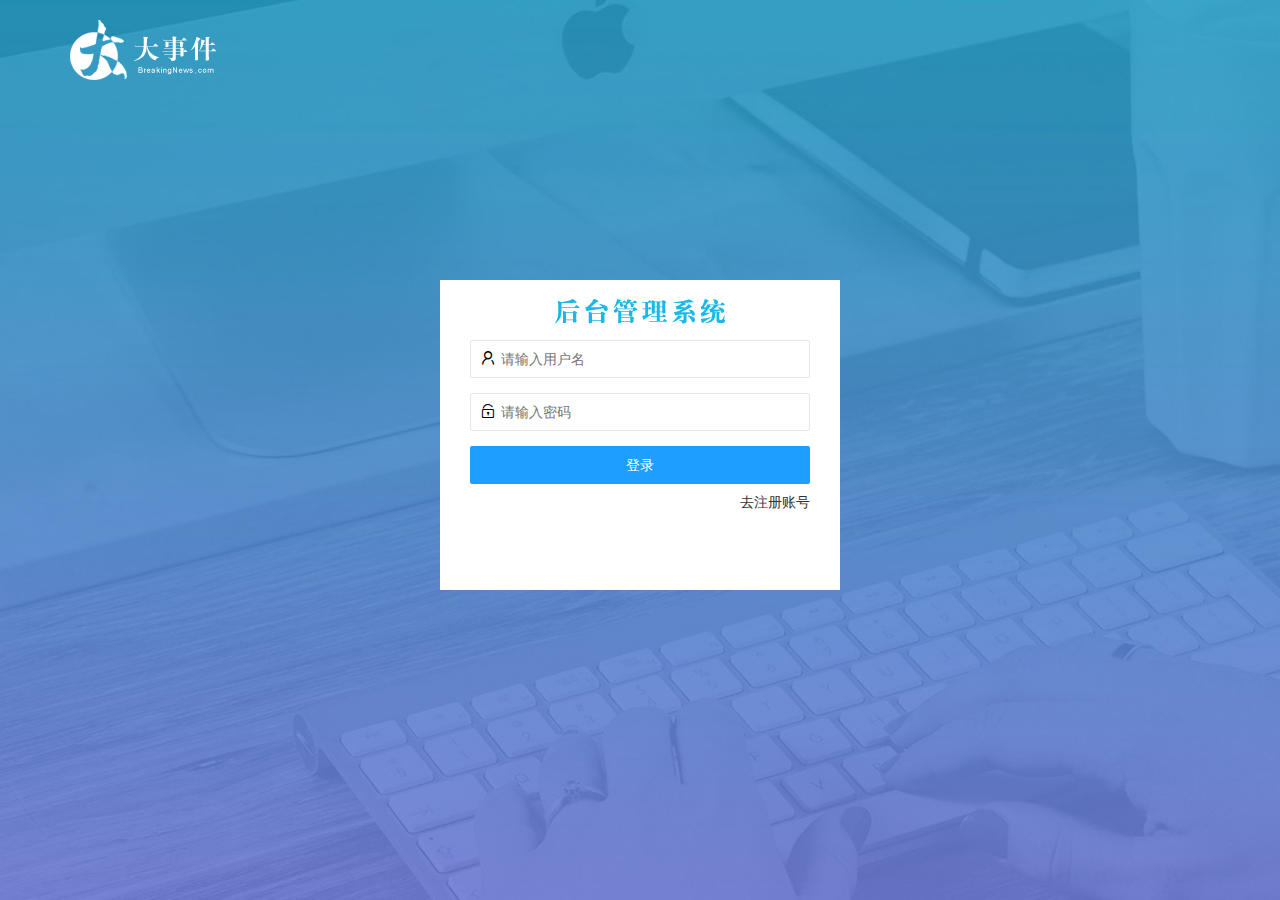
<file: index.html>
<!DOCTYPE html>
<html>
<head>
  <meta charset="utf-8">
  <meta name="viewport" content="width=device-width, initial-scale=1, maximum-scale=1">
  <title>首页</title>
  <link rel="stylesheet" type="text/css" href="./assets/lib/layui/css/layui.css">
  <link rel="stylesheet" type="text/css" href="./assets/css/index.css">
  <link rel="stylesheet" href="./assets/lib/nprogress/nprogress.css">
  <link rel="stylesheet" type="text/css" href="./assets/fonts/iconfont.css">
</head>
<body class="layui-layout-body">
<div class="layui-layout layui-layout-admin">
  <!-- 顶部导航栏 -->
  <div class="layui-header">
    <!-- 导航栏Logo区域 -->
    <div class="layui-logo">
      <img src="./assets/images/logo.png">
    </div>
    <!-- 导航栏右侧菜单区域 -->
    <ul class="layui-nav layui-layout-right">
      <li class="layui-nav-item">
        <a href="javascript:;" class="welcome">
          <div>Y</div>
          <!-- <img src="http://t.cn/RCzsdCq" class="layui-nav-img"> -->
          <span><span id="nav-username"></span></span>
        </a>
        <dl class="layui-nav-child">
          <dd><a href="./user/repwd.html" target="repwd">基本资料</a></dd>
          <dd><a href="./user/setavatar.html" target="repwd">更换头像</a></dd>
          <dd><a href="./user/userinfo.html" target="repwd" >重置密码</a></dd>
        </dl>
      </li>
      <li class="layui-nav-item">
        <a href="JavaScript:;" id="logout-btn"><span class="iconfont icon-tuichu"></span>退出</a>
      </li>
    </ul>
  </div>
  <!-- 左侧菜单区 -->
  <div class="layui-side layui-bg-black">
    <div class="layui-side-scroll">
      <!-- 顶部欢迎语 -->
      <a href="javascript:;" class="welcome">
        <div>Y</div>
        <!-- <img src="http://t.cn/RCzsdCq" class="layui-nav-img"> -->
        <span>欢迎 <span id="welcome-username"></span> </span>
      </a>
      <!-- 左侧导航区域（可配合layui已有的垂直导航） -->
      <ul class="layui-nav layui-nav-tree" lay-shrink='all'  lay-filter="test">
        <li class="layui-nav-item layui-this"><a href=""><span class="iconfont icon-home"></span>首页</a></li>
        <li class="layui-nav-item layui-nav-itemed">
          <a class="" href="javascript:;"><span class="iconfont icon-16"></span>文章管理</a>
          <dl class="layui-nav-child article">
            <dd><a href="javascript:;"><i class="layui-icon layui-icon-app"></i>文章类别</a></dd>
            <dd><a href="javascript:;"><i class="layui-icon layui-icon-app"></i>文章列表</a></dd>
            <dd><a href="javascript:;"><i class="layui-icon layui-icon-app"></i>发表文章</a></dd>
          </dl>
        </li>
        <li class="layui-nav-item center">
          <a href="javascript:;"><span class="iconfont icon-user"></span>个人中心</a>
          <dl class="layui-nav-child">
            <dd><a href="javascript:;"><i class="layui-icon layui-icon-app"></i>基本资料</a></dd>
            <dd><a href="./user/setavatar.html" target="repwd"><i class="layui-icon layui-icon-app"></i>更换头像</a></dd>
            <dd><a href="./user/userinfo.html" target="repwd" ><i class="layui-icon layui-icon-app"></i>修改密码</a></dd>
          </dl>
        </li>
      </ul>
    </div>
  </div>
  <!-- 右侧内容区 -->
  <div class="layui-body">
    <!-- 内容主体区域 -->
    <div style="height: 100%;">
      <iframe src="./home/dashboard.html" id="iframe" name="repwd" ></iframe>
    </div>
  </div>
  <!-- 右侧底部的Footer -->
  <div class="layui-footer">
    <!-- 底部固定区域 -->
    © www.itheima.com - 黑马程序员
  </div>
</div>
<script type="text/javascript" src="./assets/lib/jquery.js"></script>
<script src="./assets/js/common.js"></script>
<script type="text/javascript" src="./assets/lib/layui/layui.all.js"></script>
<script type="text/javascript" src="./assets/js/index.js"></script>
<script src="./assets/lib/nprogress/nprogress.js"></script>
</body>
</html>
</file>
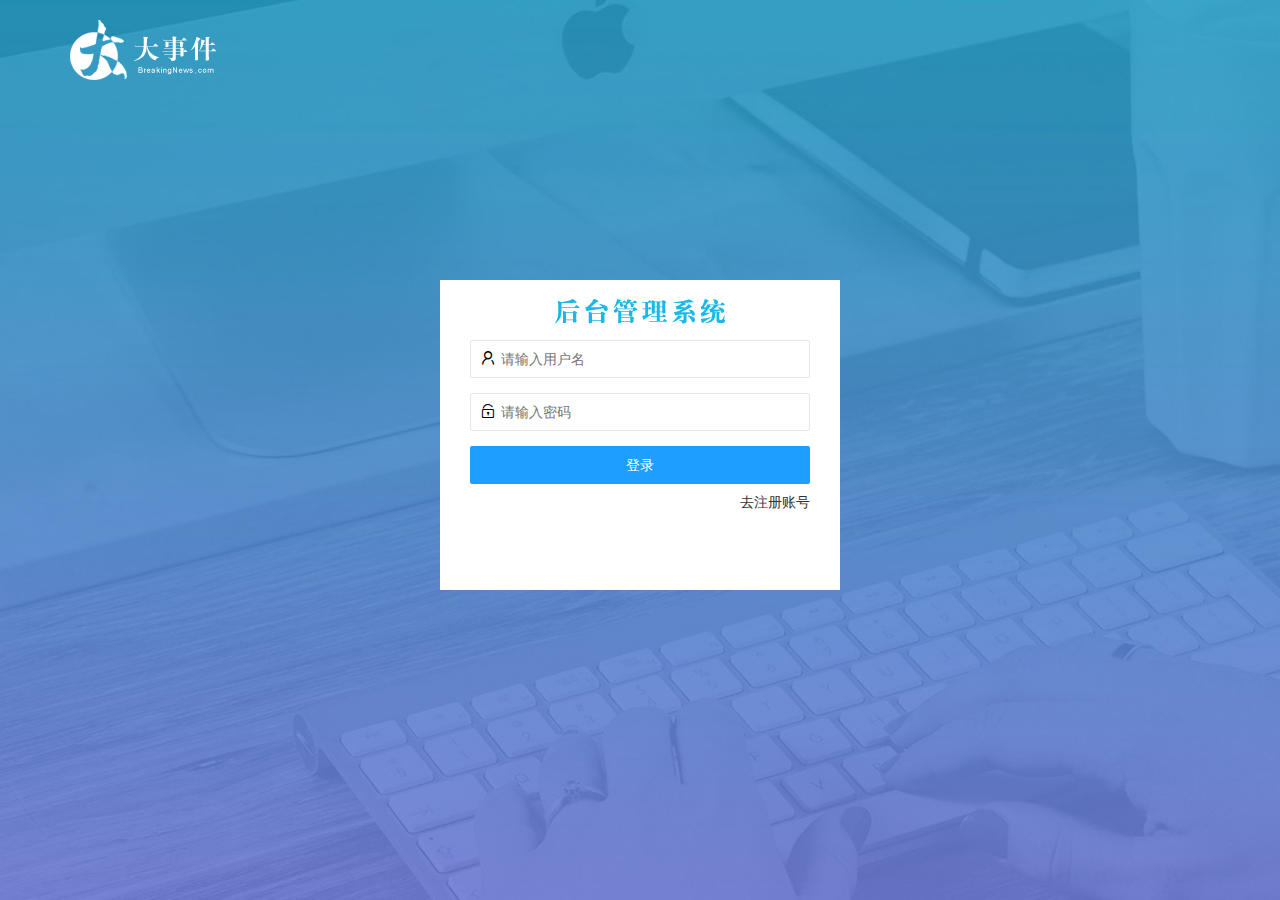
<file: login.html>
<!DOCTYPE html>
<html lang="en">

<head>
    <meta charset="UTF-8">
    <meta name="viewport" content="width=device-width, initial-scale=1.0">
    <title>登录页</title>
    <!-- 导入Layui样式文件 -->
    <link rel="stylesheet" href="./assets/lib/layui/css/layui.css">
    <!-- 导入css样式 -->
    <link rel="stylesheet" href="./assets/css/login.css">
</head>

<body>
    <!-- 顶部logo -->
    <div class="layui-container header">
        <img src="./assets/images/logo.png">
    </div>
    <!-- 登录表单部分 -->
    <div class="form-1">
        <!-- 表单标题 -->
        <div class="title">
            <img src="./assets/images/login_title.png" alt="">
        </div>
        <!-- 表单区域 -->
        <form class="layui-form" id="form-reg" >
            <!-- 用户名输入框 -->
            <div class="layui-form-item">
                <i class="layui-icon layui-icon-username fonts" ></i>  
                <input type="text" name="username"      
                 lay-verify="required|uname" placeholder="请输入用户名" autocomplete="off"
                    class="layui-input username">
            </div>
            <!-- 密码输入框 -->
            <div class="layui-form-item">
                <i class="layui-icon layui-icon-password fonts" ></i> 
                <input type="password" name="password"  lay-verify="required|pwd" placeholder="请输入密码" autocomplete="off"
                    class="layui-input password">
            </div>
            <!-- 登录按钮 -->
            <!-- lay-submit 属性控制表单提交-->
            <button  lay-submit class="layui-btn layui-btn-normal layui-btn-fluid" lay-filter="formDemo" id="btn1">登录</button>
            <!-- 注册链接 -->
            <div class="links">
                <a href="" id="link-1">去注册账号</a>
            </div>
        </form>
    </div>
    <!-- 注册表单部分 -->
    <div class="form-2">
          <!-- 表单标题 -->
        <div class="title">
            <img src="./assets/images/login_title.png" alt="">
        </div>
        <form class="layui-form" id="form-reg2" >
            <!-- 用户名 -->
            <div class="layui-form-item">
                <i class="layui-icon layui-icon-username fonts" ></i>  
                <input type="text" name="username"      
                 lay-verify="required|" placeholder="请输入用户名" autocomplete="off"
                    class="layui-input uname">
            </div>
            <!-- 密码 -->
            <div class="layui-form-item">
                <i class="layui-icon layui-icon-password fonts" ></i> 
                <input type="password" name="password"  lay-verify="required|pwd" placeholder="请输入密码" autocomplete="off"
                    class="layui-input pwod">
            </div>
            <!-- 密码 -->
            <div class="layui-form-item">
                <i class="layui-icon layui-icon-password fonts" ></i> 
                
                <input type="password" lay-verify="required|same|pwd" placeholder="确认密码" autocomplete="off"
                    class="layui-input pwod">
            </div>
            <!-- 登录按钮 -->
            <!-- lay-submit 属性控制表单提交-->
            <button  lay-submit class="layui-btn layui-btn-normal layui-btn-fluid" lay-filter="formDemo">注册</button>
            <!-- 去登录 -->
                <div class="links">
                    <a href="" id="link-2">已有账号，去登录</a>
                </div>
        </form>

    </div>
   
    <script src="./assets/lib/jquery.js"></script>
    <script src="./assets/js/common.js"></script>
    <script src="./assets/lib/layui/layui.all.js"></script>
    <script src="./assets/js/login.js"></script>
</body>

</html>
</file>
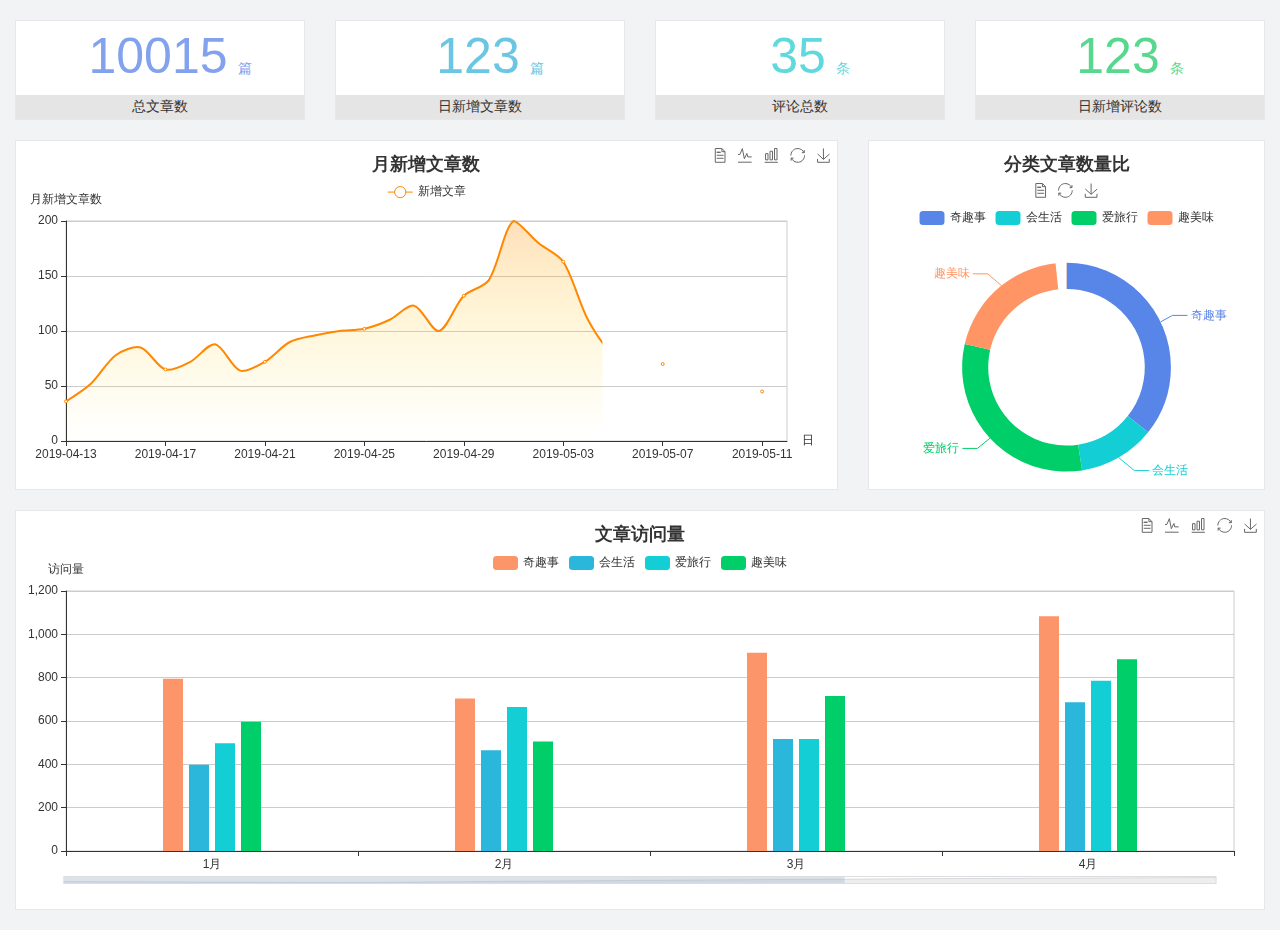
<file: home/dashboard.html>
<!DOCTYPE html>
<html lang="en">

<head>
  <meta charset="UTF-8">
  <meta name="viewport" content="width=device-width, initial-scale=1.0">
  <meta http-equiv="X-UA-Compatible" content="ie=edge">
  <title>图表统计</title>
  <link rel="stylesheet" href="../assets/lib/bootstrap.css" />
  <link rel="stylesheet" href="../assets/lib/main.css" />
  <script src="../assets/lib/jquery.js"></script>
  <script type="text/javascript" src="../assets/lib/echarts.min.js"></script>
</head>

<body>
  <div class="container-fluid">
    <div class="row spannel_list">
      <div class="col-sm-3 col-xs-6">
        <div class="spannel">
          <em>10015</em><span>篇</span>
          <b>总文章数</b>
        </div>
      </div>
      <div class="col-sm-3 col-xs-6">
        <div class="spannel scolor01">
          <em>123</em><span>篇</span>
          <b>日新增文章数</b>
        </div>
      </div>
      <div class="col-sm-3 col-xs-6">
        <div class="spannel scolor02">
          <em>35</em><span>条</span>
          <b>评论总数</b>
        </div>
      </div>
      <div class="col-sm-3 col-xs-6">
        <div class="spannel scolor03">
          <em>123</em><span>条</span>
          <b>日新增评论数</b>
        </div>
      </div>
    </div>
  </div>

  <div class="container-fluid">
    <div class="row curve-pie">
      <div class="col-lg-8 col-md-8">
        <div class="gragh_pannel" id="curve_show"></div>
      </div>
      <div class="col-lg-4 col-md-4">
        <div class="gragh_pannel" id="pie_show"></div>
      </div>
    </div>
  </div>

  <div class="container-fluid">
    <div class="column_pannel" id="column_show"></div>
  </div>

  <script>
    var oChart = echarts.init(document.getElementById('curve_show'));
    var aList_all = [
      { 'count': 36, 'date': '2019-04-13' },
      { 'count': 52, 'date': '2019-04-14' },
      { 'count': 78, 'date': '2019-04-15' },
      { 'count': 85, 'date': '2019-04-16' },
      { 'count': 65, 'date': '2019-04-17' },
      { 'count': 72, 'date': '2019-04-18' },
      { 'count': 88, 'date': '2019-04-19' },
      { 'count': 64, 'date': '2019-04-20' },
      { 'count': 72, 'date': '2019-04-21' },
      { 'count': 90, 'date': '2019-04-22' },
      { 'count': 96, 'date': '2019-04-23' },
      { 'count': 100, 'date': '2019-04-24' },
      { 'count': 102, 'date': '2019-04-25' },
      { 'count': 110, 'date': '2019-04-26' },
      { 'count': 123, 'date': '2019-04-27' },
      { 'count': 100, 'date': '2019-04-28' },
      { 'count': 132, 'date': '2019-04-29' },
      { 'count': 146, 'date': '2019-04-30' },
      { 'count': 200, 'date': '2019-05-01' },
      { 'count': 180, 'date': '2019-05-02' },
      { 'count': 163, 'date': '2019-05-03' },
      { 'count': 110, 'date': '2019-05-04' },
      { 'count': 80, 'date': '2019-05-05' },
      { 'count': 82, 'date': '2019-05-06' },
      { 'count': 70, 'date': '2019-05-07' },
      { 'count': 65, 'date': '2019-05-08' },
      { 'count': 54, 'date': '2019-05-09' },
      { 'count': 40, 'date': '2019-05-10' },
      { 'count': 45, 'date': '2019-05-11' },
      { 'count': 38, 'date': '2019-05-12' },
    ];

    let aCount = [];
    let aDate = [];

    for (var i = 0; i < aList_all.length; i++) {
      aCount.push(aList_all[i].count);
      aDate.push(aList_all[i].date);
    }

    var chartopt = {
      title: {
        text: '月新增文章数',
        left: 'center',
        top: '10'
      },
      tooltip: {
        trigger: 'axis'
      },
      legend: {
        data: ['新增文章'],
        top: '40'
      },
      toolbox: {
        show: true,
        feature: {
          mark: { show: true },
          dataView: { show: true, readOnly: false },
          magicType: { show: true, type: ['line', 'bar'] },
          restore: { show: true },
          saveAsImage: { show: true }
        }
      },
      calculable: true,
      xAxis: [
        {
          name: '日',
          type: 'category',
          boundaryGap: false,
          data: aDate
        }
      ],
      yAxis: [
        {
          name: '月新增文章数',
          type: 'value'
        }
      ],
      series: [
        {
          name: '新增文章',
          type: 'line',
          smooth: true,
          itemStyle: { normal: { areaStyle: { type: 'default' }, color: '#f80' }, lineStyle: { color: '#f80' } },
          data: aCount
        }],
      areaStyle: {
        normal: {
          color: new echarts.graphic.LinearGradient(0, 0, 0, 1, [{
            offset: 0,
            color: 'rgba(255,136,0,0.39)'
          }, {
            offset: .34,
            color: 'rgba(255,180,0,0.25)'
          }, {
            offset: 1,
            color: 'rgba(255,222,0,0.00)'
          }])

        }
      },
      grid: {
        show: true,
        x: 50,
        x2: 50,
        y: 80,
        height: 220
      }
    };

    oChart.setOption(chartopt);


    var oPie = echarts.init(document.getElementById('pie_show'));
    var oPieopt =
    {
      title: {
        top: 10,
        text: '分类文章数量比',
        x: 'center'
      },
      tooltip: {
        trigger: 'item',
        formatter: "{a} <br/>{b} : {c} ({d}%)"
      },
      color: ['#5885e8', '#13cfd5', '#00ce68', '#ff9565'],
      legend: {
        x: 'center',
        top: 65,
        data: ['奇趣事', '会生活', '爱旅行', '趣美味']
      },
      toolbox: {
        show: true,
        x: 'center',
        top: 35,
        feature: {
          mark: { show: true },
          dataView: { show: true, readOnly: false },
          magicType: {
            show: true,
            type: ['pie', 'funnel'],
            option: {
              funnel: {
                x: '25%',
                width: '50%',
                funnelAlign: 'left',
                max: 1548
              }
            }
          },
          restore: { show: true },
          saveAsImage: { show: true }
        }
      },
      calculable: true,
      series: [
        {
          name: '访问来源',
          type: 'pie',
          radius: ['45%', '60%'],
          center: ['50%', '65%'],
          data: [
            { value: 300, name: '奇趣事' },
            { value: 100, name: '会生活' },
            { value: 260, name: '爱旅行' },
            { value: 180, name: '趣美味' }
          ]
        }
      ]
    };
    oPie.setOption(oPieopt);



    var oColumn = this.echarts.init(document.getElementById('column_show'));
    var oColumnopt =
    {
      title: {
        text: '文章访问量',
        left: 'center',
        top: '10'
      },
      tooltip: {
        trigger: 'axis'
      },
      legend: {
        data: ['奇趣事', '会生活', '爱旅行', '趣美味'],
        top: '40'
      },
      toolbox: {
        show: true,
        feature: {
          mark: { show: true },
          dataView: { show: true, readOnly: false },
          magicType: { show: true, type: ['line', 'bar'] },
          restore: { show: true },
          saveAsImage: { show: true }
        }
      },
      calculable: true,
      xAxis: [
        {
          type: 'category',
          data: ['1月', '2月', '3月', '4月', '5月']
        }
      ],
      yAxis: [
        {
          name: '访问量',
          type: 'value'
        }
      ],
      series: [
        {
          name: '奇趣事',
          type: 'bar',
          barWidth: 20,
          itemStyle: {
            normal: { areaStyle: { type: 'default' }, color: '#fd956a' }
          },
          data: [800, 708, 920, 1090, 1200]
        },
        {
          name: '会生活',
          type: 'bar',
          barWidth: 20,
          itemStyle: {
            normal: { areaStyle: { type: 'default' }, color: '#2bb6db' }
          },
          data: [400, 468, 520, 690, 800]
        },
        {
          name: '爱旅行',
          type: 'bar',
          barWidth: 20,
          itemStyle: {
            normal: { areaStyle: { type: 'default' }, color: '#13cfd5' }
          },
          data: [500, 668, 520, 790, 900]
        },
        {
          name: '趣美味',
          type: 'bar',
          barWidth: 20,
          itemStyle: {
            normal: { areaStyle: { type: 'default' }, color: '#00ce68' }
          },
          data: [600, 508, 720, 890, 1000]
        }
      ],
      grid: {
        show: true,
        x: 50,
        x2: 30,
        y: 80,
        height: 260
      },
      dataZoom: [//给x轴设置滚动条
        {
          start: 0,//默认为0
          end: 100 - 1000 / 31,//默认为100
          type: 'slider',
          show: true,
          xAxisIndex: [0],
          handleSize: 0,//滑动条的 左右2个滑动条的大小
          height: 8,//组件高度
          left: 45, //左边的距离
          right: 50,//右边的距离
          bottom: 26,//右边的距离
          handleColor: '#ddd',//h滑动图标的颜色
          handleStyle: {
            borderColor: "#cacaca",
            borderWidth: "1",
            shadowBlur: 2,
            background: "#ddd",
            shadowColor: "#ddd",
          }
        }]
    };
    oColumn.setOption(oColumnopt);
  </script>
</body>

</html>
</file>
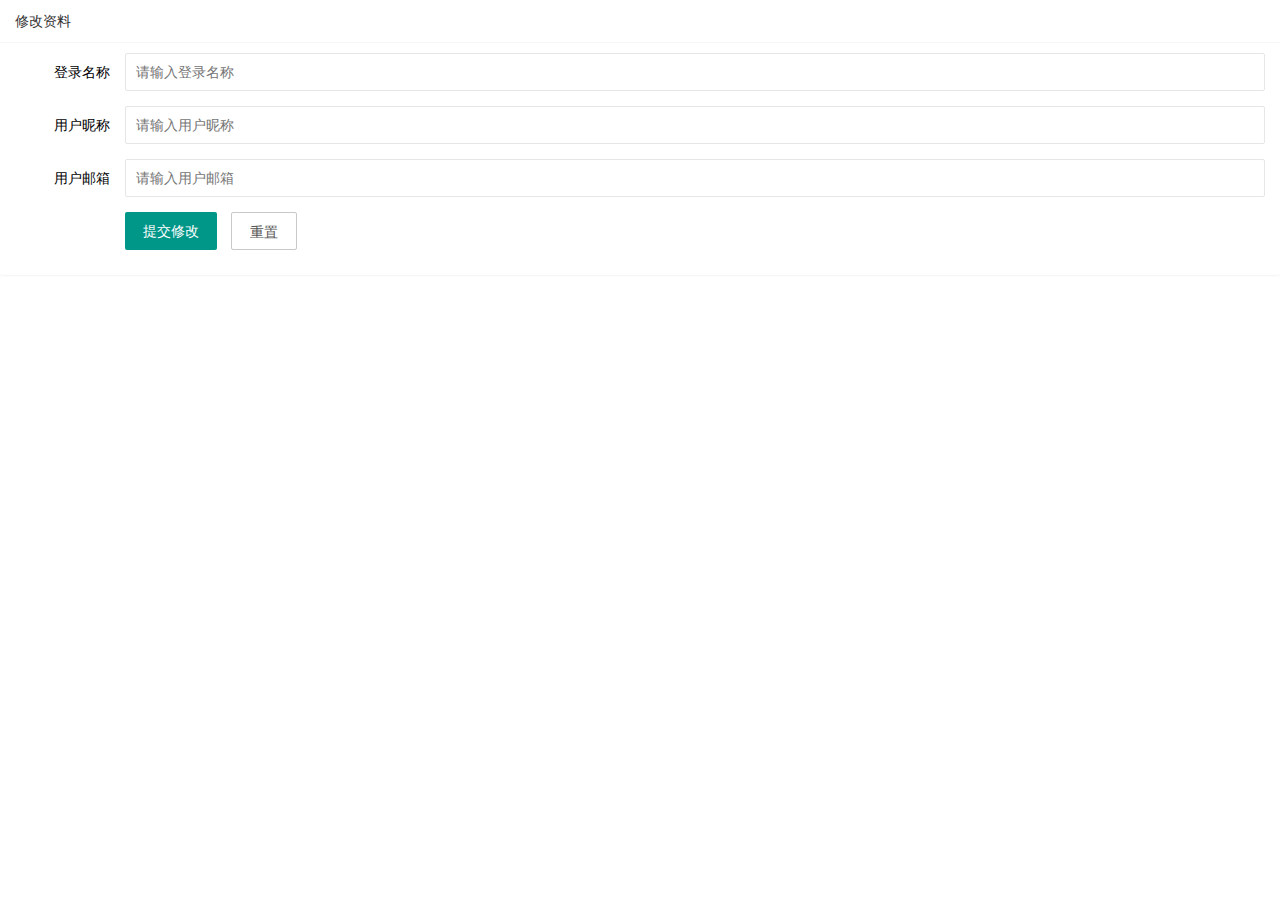
<file: user/repwd.html>
<!DOCTYPE html>
<html lang="en">

<head>
  <meta charset="UTF-8">
  <meta name="viewport" content="width=device-width, initial-scale=1.0">
  <title>修改资料</title>
  <link rel="stylesheet" href="../assets/lib/layui/css/layui.css">

  <!-- 导入jQuery.js文件 -->
  <script type="text/javascript" src="../assets/lib/jquery.js"></script>
  <!-- 导入通用配置文件 -->
  <script type="text/javascript" src="../assets/js/common.js"></script>
  <!-- 导入第三方样式文件 -->
  <script type="text/javascript" src="../assets/lib/layui/layui.all.js"></script>
  <!-- 导入本模块js文件 -->
  <script type="text/javascript" src="../assets/js/user/repwd.js"></script>
</head>

<body>
  <div class="layui-card">
    <div class="layui-card-header">修改资料</div>
    <div class="layui-card-body">
      <!-- form 表单区域 -->
      <form class="layui-form" lay-filter="basicForm" id="form">
        <!-- 隐藏域 -->
        <input type="hidden" name="id" />
        <!-- 第一行: 登录名称 -->
        <div class="layui-form-item">
          <label class="layui-form-label">登录名称</label>
          <div class="layui-input-block">
            <input type="text" name="username" required lay-verify="required" placeholder="请输入登录名称" autocomplete="off"
              class="layui-input" readonly>
          </div>
        </div>
        <!-- 第二行：用户昵称 -->
        <div class="layui-form-item">
          <label class="layui-form-label">用户昵称</label>
          <div class="layui-input-block">
            <input type="text" name="nickname" required lay-verify="required|nickname" placeholder="请输入用户昵称"
              autocomplete="off" class="layui-input">
          </div>
        </div>
        <!-- 第三行：用户邮箱 -->
        <div class="layui-form-item">
          <label class="layui-form-label">用户邮箱</label>
          <div class="layui-input-block">
            <input type="text" name="email" required lay-verify="required|email" placeholder="请输入用户邮箱"
              autocomplete="off" class="layui-input">
          </div>
        </div>
        <!-- 第四行：提交按钮 -->
        <div class="layui-form-item">
          <div class="layui-input-block">
            <!-- 提交按钮 -->
            <button class="layui-btn" lay-submit lay-filter="formDemo" id="btn-submit">提交修改</button>
            <button type="reset" class="layui-btn layui-btn-primary" id="btnReset">重置</button>
          </div>
        </div>
      </form>
    </div>
  </div>
  </div>


</body>

</html>
</file>
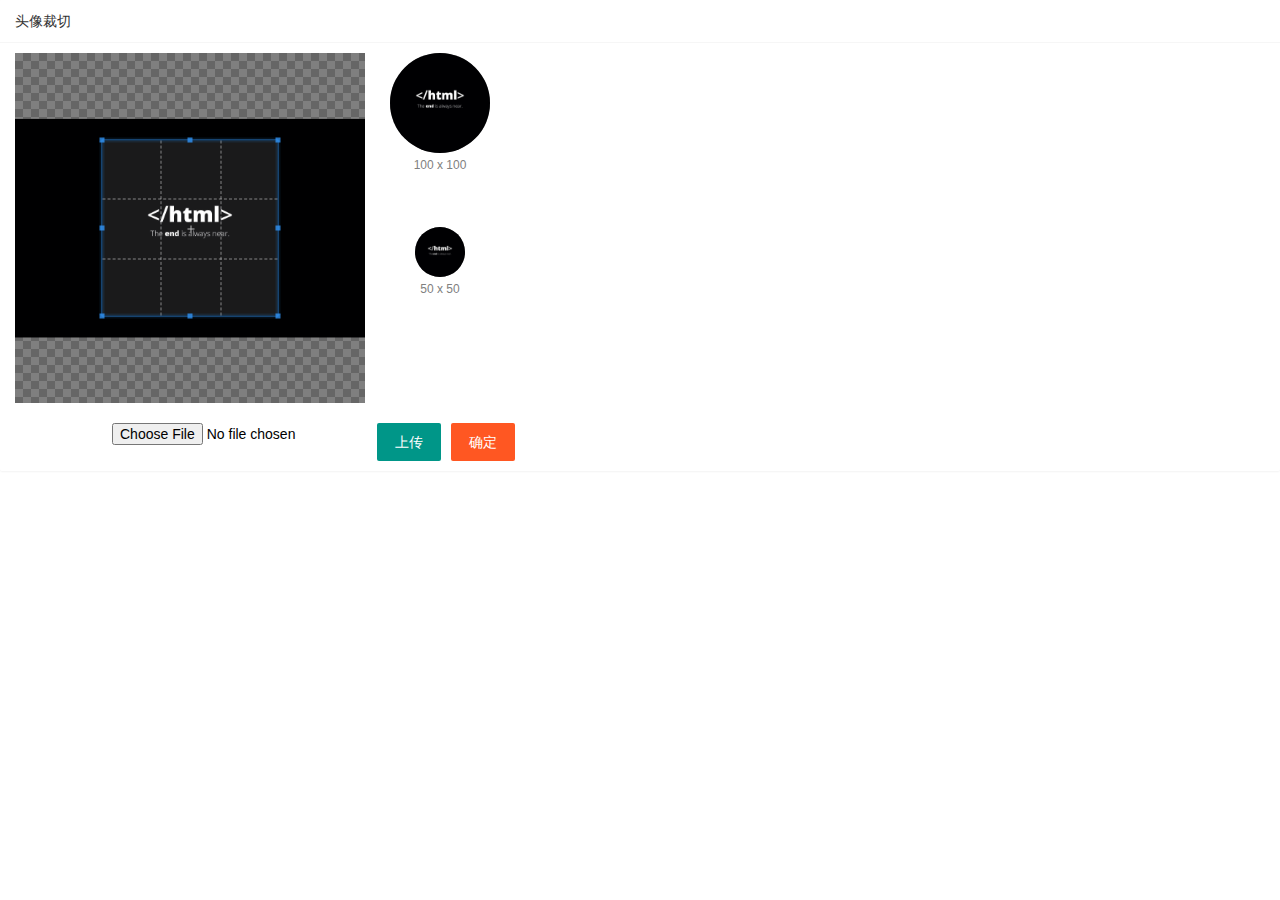
<file: user/setavatar.html>
<!DOCTYPE html>
<html lang="en">

<head>
    <meta charset="UTF-8">
    <meta name="viewport" content="width=device-width, initial-scale=1.0">
    <title>Document</title>
    <link rel="stylesheet" href="../assets/lib/layui/css/layui.css">
    <!-- 导入第三方插件样式 -->
    <link rel="stylesheet" href="../assets/lib/cropper/cropper.css">
    <!-- 导入自定义模板 -->
    <link rel="stylesheet" href="../assets/css/user/setavatar.css">

    <!-- 导入jQuery.js文件 -->
    <script type="text/javascript" src="../assets/lib/jquery.js"></script>
    <!-- 导入通用配置文件 -->
    <script type="text/javascript" src="../assets/js/common.js"></script>
    <!-- 导入第三方样式文件 -->
    <script type="text/javascript" src="../assets/lib/layui/layui.all.js"></script>

    <script type="text/javascript" src="../assets/lib/cropper/Cropper.js"></script>
    <script type="text/javascript" src="../assets/lib/cropper/jquery-cropper.js"></script>
    <!-- 导入本模块js文件 -->
    <script type="text/javascript" src="../assets/js/user/setavatar.js"></script>
</head>

<body>
    <div>
        <div class="layui-card">
            <div class="layui-card-header">
                <!-- 头部区域 -->
                头像裁切
            </div>
            <div class="layui-card-body">
                <!-- 内容区域 -->
                <!-- 第一行的图片裁剪和预览区域 -->
                <div class="row1">
                    <!-- 图片裁剪区域 -->
                    <div class="cropper-box">
                        <!-- 这个 img 标签很重要，将来会把它初始化为裁剪区域 -->
                        <img id="image" src="../assets/images/316413.jpg" />
                    </div>
                    <!-- 图片的预览区域 -->
                    <div class="preview-box">
                        <div>
                            <!-- 宽高为 100px 的预览区域 -->
                            <div class="img-preview w100"></div>
                            <p class="size">100 x 100</p>
                        </div>
                        <div>
                            <!-- 宽高为 50px 的预览区域 -->
                            <div class="img-preview w50"></div>
                            <p class="size">50 x 50</p>
                        </div>
                    </div>
                </div>

                <!-- 第二行的按钮区域 -->
                <div class="row2">
                    <!-- 点击按钮显示一个文件选择框 -->
                    <input type="file" id="selectImg">
                    <button id="uploadImg" type="button" class="layui-btn">上传</button>
                    <button id="okbtn" type="button" class="layui-btn layui-btn-danger">确定</button>
                </div>
            </div>
        </div>
    </div>
</body>

</html>
</file>
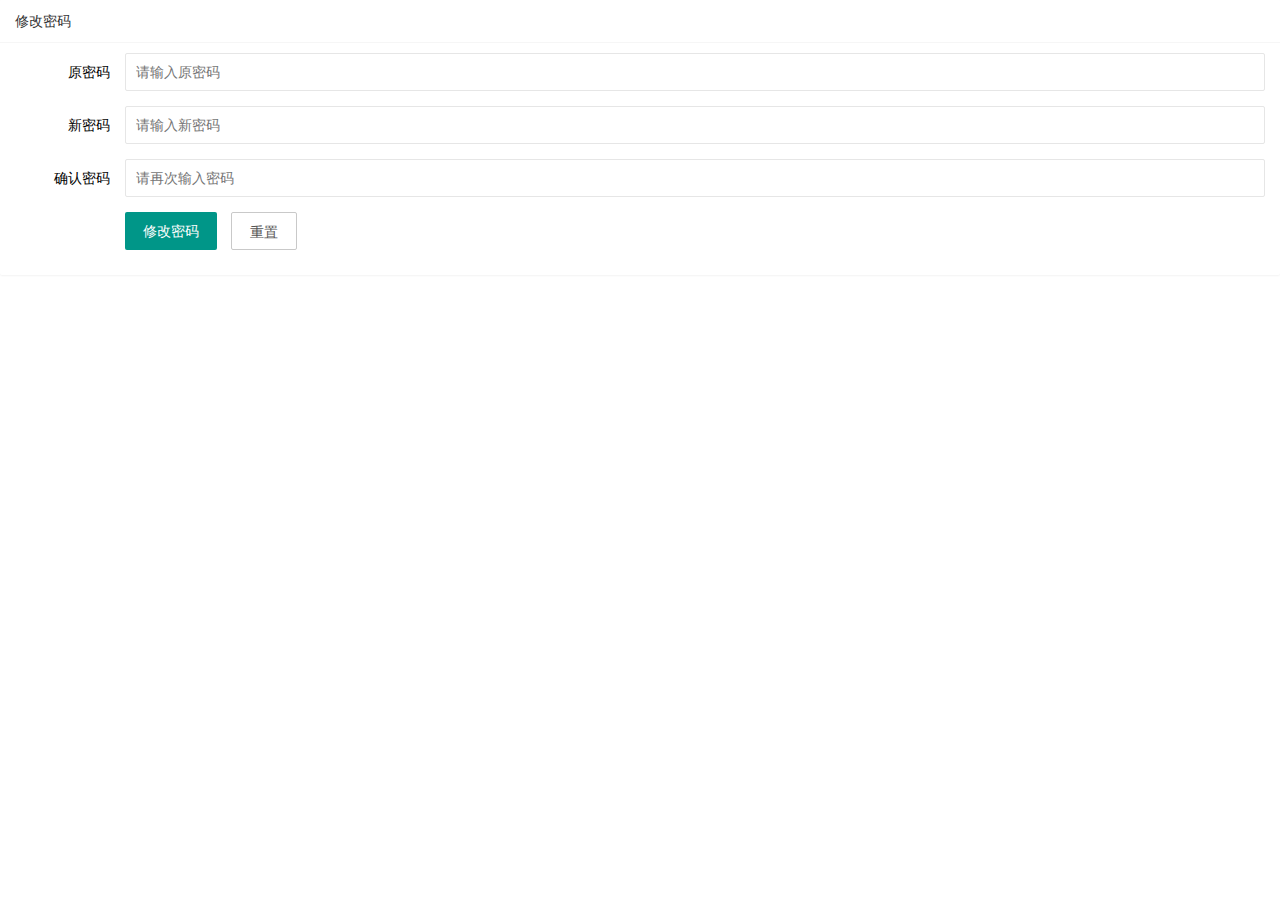
<file: user/userinfo.html>
<!DOCTYPE html>
<html lang="en">

<head>
    <meta charset="UTF-8">
    <meta name="viewport" content="width=device-width, initial-scale=1.0">
    <title>修改密码</title>
    <link rel="stylesheet" href="../assets/lib/layui/css/layui.css">

    <!-- 导入jQuery.js文件 -->
    <script type="text/javascript" src="../assets/lib/jquery.js"></script>
    <!-- 导入通用配置文件 -->
    <script type="text/javascript" src="../assets/js/common.js"></script>
    <!-- 导入第三方样式文件 -->
    <script type="text/javascript" src="../assets/lib/layui/layui.all.js"></script>
    <!-- 导入本模块js文件 -->
    <script type="text/javascript" src="../assets/js/user/userinfo.js"></script>
</head>

<body>
    <div class="layui-card">
        <div class="layui-card-header">修改密码</div>
        <div class="layui-card-body">
            <!-- form 表单区域 -->
            <form class="layui-form" lay-filter="basicForm" id="form">
                <!-- 隐藏域 -->
                <input type="hidden"  />
                <!-- 第一行: 原密码 -->
                <div class="layui-form-item">
                    <label class="layui-form-label">原密码</label>
                    <div class="layui-input-block">
                        <input type="text" name="oldPwd" required lay-verify="required|nickname" placeholder="请输入原密码"
                            autocomplete="off" class="layui-input">
                    </div>
                </div>
                <!-- 第二行：新密码 -->
                <div class="layui-form-item">
                    <label class="layui-form-label">新密码</label>
                    <div class="layui-input-block">
                        <input type="text" name="newPwd" required lay-verify="required|nickname|diff" placeholder="请输入新密码"
                            autocomplete="off" class="layui-input">
                    </div>
                </div>
                <!-- 第三行：确认密码 -->
                <div class="layui-form-item">
                    <label class="layui-form-label">确认密码</label>
                    <div class="layui-input-block">
                        <input type="text" required lay-verify="required|same|" placeholder="请再次输入密码"
                            autocomplete="off" class="layui-input">
                    </div>
                </div>
                <!-- 第四行：提交按钮 -->
                <div class="layui-form-item">
                    <div class="layui-input-block">
                        <!-- 提交按钮 -->
                        <button class="layui-btn" lay-submit lay-filter="formDemo" id="btn-date">修改密码</button>
                        <button type="reset" class="layui-btn layui-btn-primary" id="btnReset">重置</button>
                    </div>
                </div>
            </form>
        </div>
    </div>
    </div>

</body>

</html>
</file>
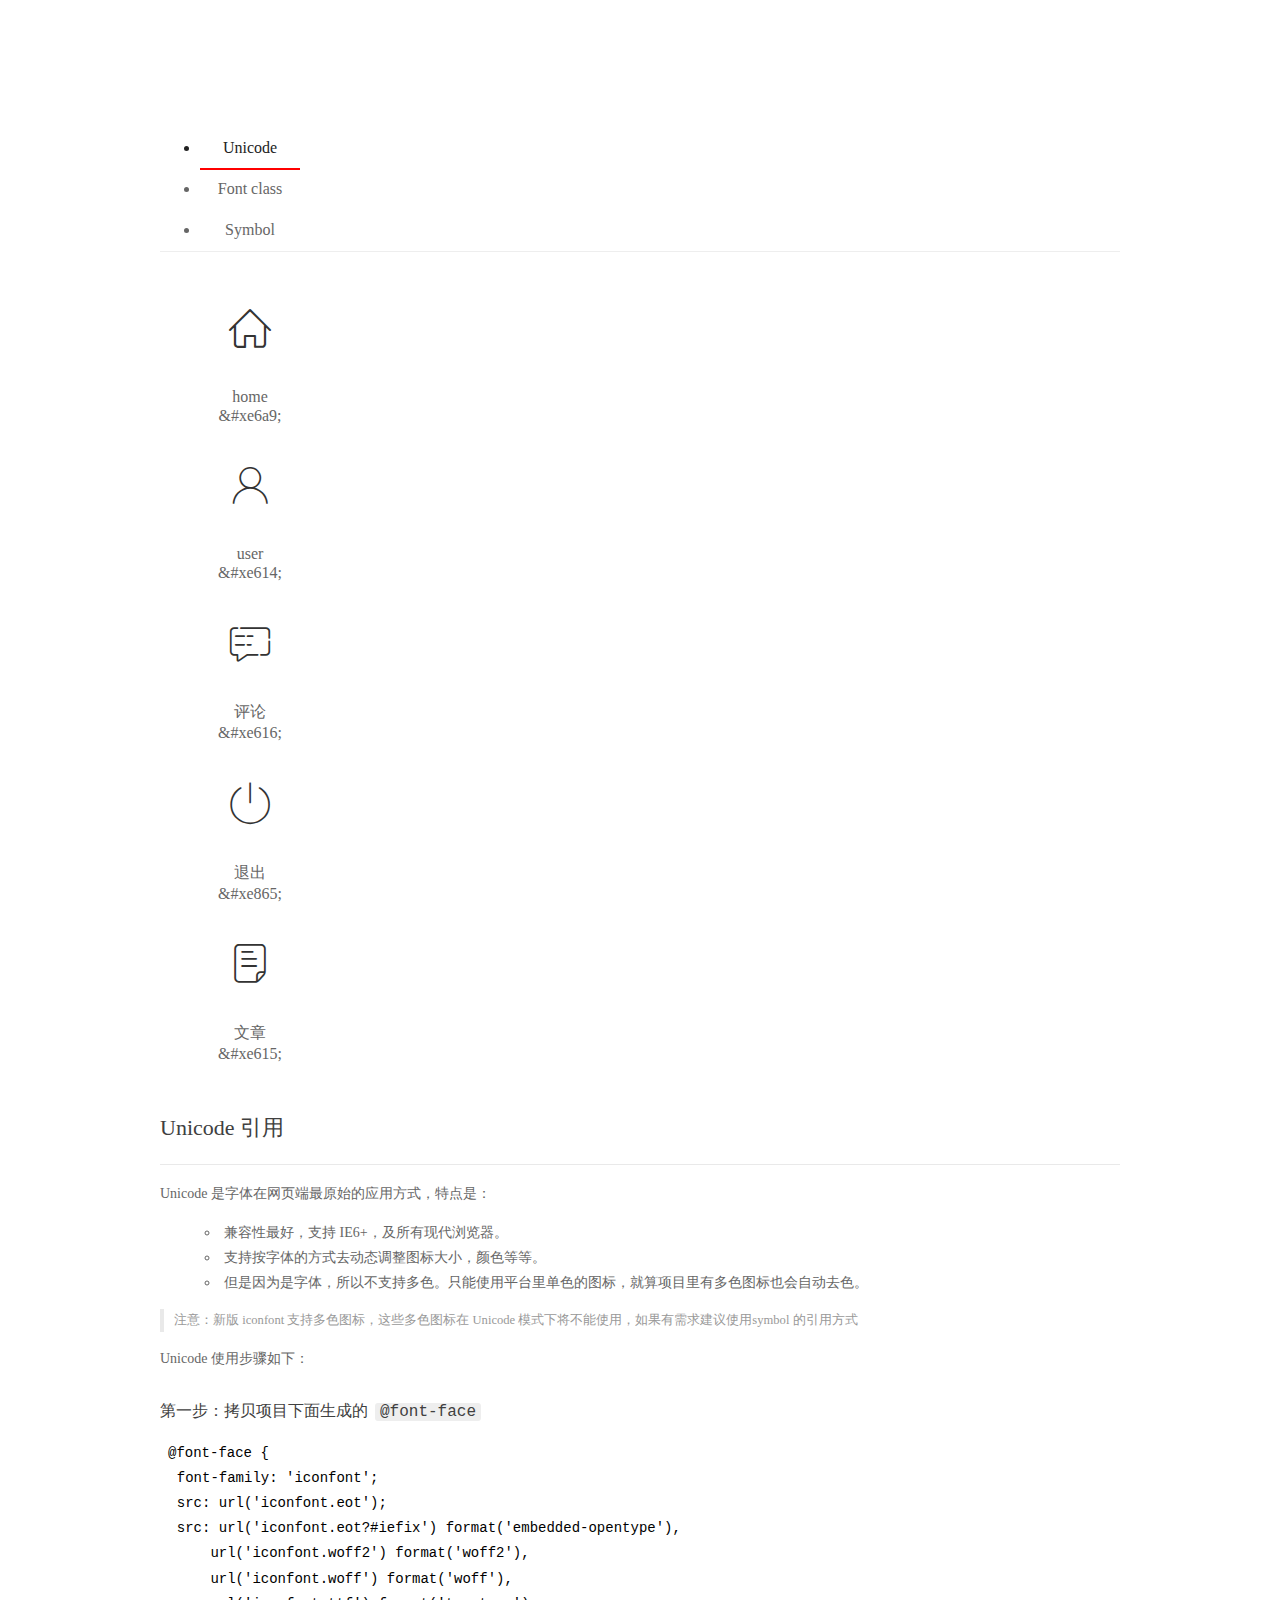
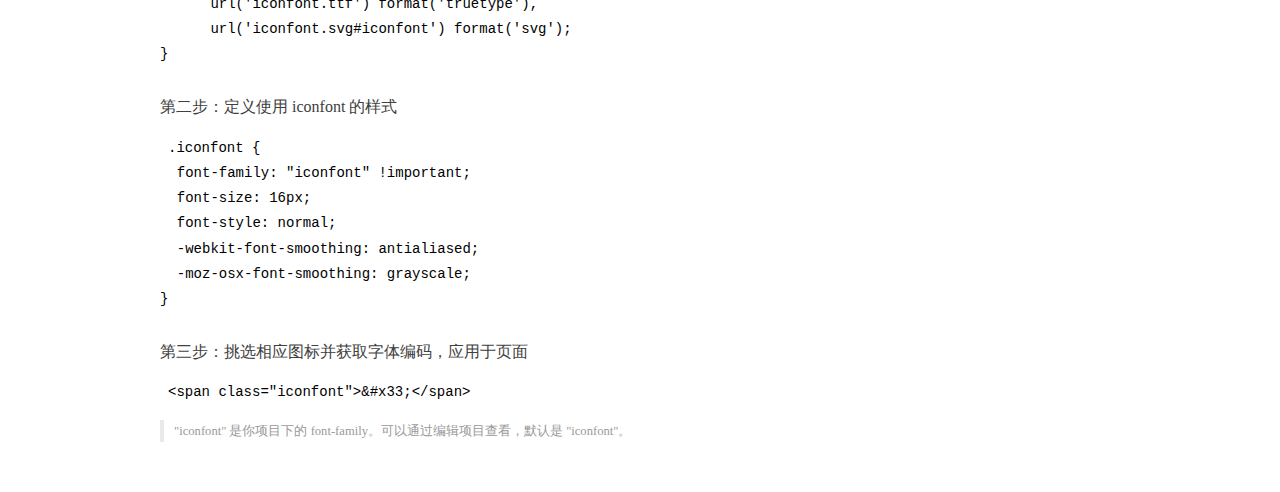
<file: assets/fonts/demo_index.html>
<!DOCTYPE html>
<html>
<head>
  <meta charset="utf-8"/>
  <title>IconFont Demo</title>
  <link rel="shortcut icon" href="https://gtms04.alicdn.com/tps/i4/TB1_oz6GVXXXXaFXpXXJDFnIXXX-64-64.ico" type="image/x-icon"/>
  <link rel="stylesheet" href="https://g.alicdn.com/thx/cube/1.3.2/cube.min.css">
  <link rel="stylesheet" href="demo.css">
  <link rel="stylesheet" href="iconfont.css">
  <script src="iconfont.js"></script>
  <!-- jQuery -->
  <script src="https://a1.alicdn.com/oss/uploads/2018/12/26/7bfddb60-08e8-11e9-9b04-53e73bb6408b.js"></script>
  <!-- 代码高亮 -->
  <script src="https://a1.alicdn.com/oss/uploads/2018/12/26/a3f714d0-08e6-11e9-8a15-ebf944d7534c.js"></script>
</head>
<body>
  <div class="main">
    <h1 class="logo"><a href="https://www.iconfont.cn/" title="iconfont 首页" target="_blank">&#xe86b;</a></h1>
    <div class="nav-tabs">
      <ul id="tabs" class="dib-box">
        <li class="dib active"><span>Unicode</span></li>
        <li class="dib"><span>Font class</span></li>
        <li class="dib"><span>Symbol</span></li>
      </ul>
      
    </div>
    <div class="tab-container">
      <div class="content unicode" style="display: block;">
          <ul class="icon_lists dib-box">
          
            <li class="dib">
              <span class="icon iconfont">&#xe6a9;</span>
                <div class="name">home</div>
                <div class="code-name">&amp;#xe6a9;</div>
              </li>
          
            <li class="dib">
              <span class="icon iconfont">&#xe614;</span>
                <div class="name">user</div>
                <div class="code-name">&amp;#xe614;</div>
              </li>
          
            <li class="dib">
              <span class="icon iconfont">&#xe616;</span>
                <div class="name">评论</div>
                <div class="code-name">&amp;#xe616;</div>
              </li>
          
            <li class="dib">
              <span class="icon iconfont">&#xe865;</span>
                <div class="name">退出</div>
                <div class="code-name">&amp;#xe865;</div>
              </li>
          
            <li class="dib">
              <span class="icon iconfont">&#xe615;</span>
                <div class="name">文章</div>
                <div class="code-name">&amp;#xe615;</div>
              </li>
          
          </ul>
          <div class="article markdown">
          <h2 id="unicode-">Unicode 引用</h2>
          <hr>

          <p>Unicode 是字体在网页端最原始的应用方式，特点是：</p>
          <ul>
            <li>兼容性最好，支持 IE6+，及所有现代浏览器。</li>
            <li>支持按字体的方式去动态调整图标大小，颜色等等。</li>
            <li>但是因为是字体，所以不支持多色。只能使用平台里单色的图标，就算项目里有多色图标也会自动去色。</li>
          </ul>
          <blockquote>
            <p>注意：新版 iconfont 支持多色图标，这些多色图标在 Unicode 模式下将不能使用，如果有需求建议使用symbol 的引用方式</p>
          </blockquote>
          <p>Unicode 使用步骤如下：</p>
          <h3 id="-font-face">第一步：拷贝项目下面生成的 <code>@font-face</code></h3>
<pre><code class="language-css"
>@font-face {
  font-family: 'iconfont';
  src: url('iconfont.eot');
  src: url('iconfont.eot?#iefix') format('embedded-opentype'),
      url('iconfont.woff2') format('woff2'),
      url('iconfont.woff') format('woff'),
      url('iconfont.ttf') format('truetype'),
      url('iconfont.svg#iconfont') format('svg');
}
</code></pre>
          <h3 id="-iconfont-">第二步：定义使用 iconfont 的样式</h3>
<pre><code class="language-css"
>.iconfont {
  font-family: "iconfont" !important;
  font-size: 16px;
  font-style: normal;
  -webkit-font-smoothing: antialiased;
  -moz-osx-font-smoothing: grayscale;
}
</code></pre>
          <h3 id="-">第三步：挑选相应图标并获取字体编码，应用于页面</h3>
<pre>
<code class="language-html"
>&lt;span class="iconfont"&gt;&amp;#x33;&lt;/span&gt;
</code></pre>
          <blockquote>
            <p>"iconfont" 是你项目下的 font-family。可以通过编辑项目查看，默认是 "iconfont"。</p>
          </blockquote>
          </div>
      </div>
      <div class="content font-class">
        <ul class="icon_lists dib-box">
          
          <li class="dib">
            <span class="icon iconfont icon-home"></span>
            <div class="name">
              home
            </div>
            <div class="code-name">.icon-home
            </div>
          </li>
          
          <li class="dib">
            <span class="icon iconfont icon-user"></span>
            <div class="name">
              user
            </div>
            <div class="code-name">.icon-user
            </div>
          </li>
          
          <li class="dib">
            <span class="icon iconfont icon-pinglun"></span>
            <div class="name">
              评论
            </div>
            <div class="code-name">.icon-pinglun
            </div>
          </li>
          
          <li class="dib">
            <span class="icon iconfont icon-tuichu"></span>
            <div class="name">
              退出
            </div>
            <div class="code-name">.icon-tuichu
            </div>
          </li>
          
          <li class="dib">
            <span class="icon iconfont icon-16"></span>
            <div class="name">
              文章
            </div>
            <div class="code-name">.icon-16
            </div>
          </li>
          
        </ul>
        <div class="article markdown">
        <h2 id="font-class-">font-class 引用</h2>
        <hr>

        <p>font-class 是 Unicode 使用方式的一种变种，主要是解决 Unicode 书写不直观，语意不明确的问题。</p>
        <p>与 Unicode 使用方式相比，具有如下特点：</p>
        <ul>
          <li>兼容性良好，支持 IE8+，及所有现代浏览器。</li>
          <li>相比于 Unicode 语意明确，书写更直观。可以很容易分辨这个 icon 是什么。</li>
          <li>因为使用 class 来定义图标，所以当要替换图标时，只需要修改 class 里面的 Unicode 引用。</li>
          <li>不过因为本质上还是使用的字体，所以多色图标还是不支持的。</li>
        </ul>
        <p>使用步骤如下：</p>
        <h3 id="-fontclass-">第一步：引入项目下面生成的 fontclass 代码：</h3>
<pre><code class="language-html">&lt;link rel="stylesheet" href="./iconfont.css"&gt;
</code></pre>
        <h3 id="-">第二步：挑选相应图标并获取类名，应用于页面：</h3>
<pre><code class="language-html">&lt;span class="iconfont icon-xxx"&gt;&lt;/span&gt;
</code></pre>
        <blockquote>
          <p>"
            iconfont" 是你项目下的 font-family。可以通过编辑项目查看，默认是 "iconfont"。</p>
        </blockquote>
      </div>
      </div>
      <div class="content symbol">
          <ul class="icon_lists dib-box">
          
            <li class="dib">
                <svg class="icon svg-icon" aria-hidden="true">
                  <use xlink:href="#icon-home"></use>
                </svg>
                <div class="name">home</div>
                <div class="code-name">#icon-home</div>
            </li>
          
            <li class="dib">
                <svg class="icon svg-icon" aria-hidden="true">
                  <use xlink:href="#icon-user"></use>
                </svg>
                <div class="name">user</div>
                <div class="code-name">#icon-user</div>
            </li>
          
            <li class="dib">
                <svg class="icon svg-icon" aria-hidden="true">
                  <use xlink:href="#icon-pinglun"></use>
                </svg>
                <div class="name">评论</div>
                <div class="code-name">#icon-pinglun</div>
            </li>
          
            <li class="dib">
                <svg class="icon svg-icon" aria-hidden="true">
                  <use xlink:href="#icon-tuichu"></use>
                </svg>
                <div class="name">退出</div>
                <div class="code-name">#icon-tuichu</div>
            </li>
          
            <li class="dib">
                <svg class="icon svg-icon" aria-hidden="true">
                  <use xlink:href="#icon-16"></use>
                </svg>
                <div class="name">文章</div>
                <div class="code-name">#icon-16</div>
            </li>
          
          </ul>
          <div class="article markdown">
          <h2 id="symbol-">Symbol 引用</h2>
          <hr>

          <p>这是一种全新的使用方式，应该说这才是未来的主流，也是平台目前推荐的用法。相关介绍可以参考这篇<a href="">文章</a>
            这种用法其实是做了一个 SVG 的集合，与另外两种相比具有如下特点：</p>
          <ul>
            <li>支持多色图标了，不再受单色限制。</li>
            <li>通过一些技巧，支持像字体那样，通过 <code>font-size</code>, <code>color</code> 来调整样式。</li>
            <li>兼容性较差，支持 IE9+，及现代浏览器。</li>
            <li>浏览器渲染 SVG 的性能一般，还不如 png。</li>
          </ul>
          <p>使用步骤如下：</p>
          <h3 id="-symbol-">第一步：引入项目下面生成的 symbol 代码：</h3>
<pre><code class="language-html">&lt;script src="./iconfont.js"&gt;&lt;/script&gt;
</code></pre>
          <h3 id="-css-">第二步：加入通用 CSS 代码（引入一次就行）：</h3>
<pre><code class="language-html">&lt;style&gt;
.icon {
  width: 1em;
  height: 1em;
  vertical-align: -0.15em;
  fill: currentColor;
  overflow: hidden;
}
&lt;/style&gt;
</code></pre>
          <h3 id="-">第三步：挑选相应图标并获取类名，应用于页面：</h3>
<pre><code class="language-html">&lt;svg class="icon" aria-hidden="true"&gt;
  &lt;use xlink:href="#icon-xxx"&gt;&lt;/use&gt;
&lt;/svg&gt;
</code></pre>
          </div>
      </div>

    </div>
  </div>
  <script>
  $(document).ready(function () {
      $('.tab-container .content:first').show()

      $('#tabs li').click(function (e) {
        var tabContent = $('.tab-container .content')
        var index = $(this).index()

        if ($(this).hasClass('active')) {
          return
        } else {
          $('#tabs li').removeClass('active')
          $(this).addClass('active')

          tabContent.hide().eq(index).fadeIn()
        }
      })
    })
  </script>
</body>
</html>
</file>
<file: assets/lib/layui/css/layui.css>
/** layui-v2.5.6 MIT License By https://www.layui.com */
 .layui-inline,img{display:inline-block;vertical-align:middle}h1,h2,h3,h4,h5,h6{font-weight:400}.layui-edge,.layui-header,.layui-inline,.layui-main{position:relative}.layui-body,.layui-edge,.layui-elip{overflow:hidden}.layui-btn,.layui-edge,.layui-inline,img{vertical-align:middle}.layui-btn,.layui-disabled,.layui-icon,.layui-unselect{-moz-user-select:none;-webkit-user-select:none;-ms-user-select:none}.layui-elip,.layui-form-checkbox span,.layui-form-pane .layui-form-label{text-overflow:ellipsis;white-space:nowrap}.layui-breadcrumb,.layui-tree-btnGroup{visibility:hidden}blockquote,body,button,dd,div,dl,dt,form,h1,h2,h3,h4,h5,h6,input,li,ol,p,pre,td,textarea,th,ul{margin:0;padding:0;-webkit-tap-highlight-color:rgba(0,0,0,0)}a:active,a:hover{outline:0}img{border:none}li{list-style:none}table{border-collapse:collapse;border-spacing:0}h4,h5,h6{font-size:100%}button,input,optgroup,option,select,textarea{font-family:inherit;font-size:inherit;font-style:inherit;font-weight:inherit;outline:0}pre{white-space:pre-wrap;white-space:-moz-pre-wrap;white-space:-pre-wrap;white-space:-o-pre-wrap;word-wrap:break-word}body{line-height:24px;font:14px Helvetica Neue,Helvetica,PingFang SC,Tahoma,Arial,sans-serif}hr{height:1px;margin:10px 0;border:0;clear:both}a{color:#333;text-decoration:none}a:hover{color:#777}a cite{font-style:normal;*cursor:pointer}.layui-border-box,.layui-border-box *{box-sizing:border-box}.layui-box,.layui-box *{box-sizing:content-box}.layui-clear{clear:both;*zoom:1}.layui-clear:after{content:'\20';clear:both;*zoom:1;display:block;height:0}.layui-inline{*display:inline;*zoom:1}.layui-edge{display:inline-block;width:0;height:0;border-width:6px;border-style:dashed;border-color:transparent}.layui-edge-top{top:-4px;border-bottom-color:#999;border-bottom-style:solid}.layui-edge-right{border-left-color:#999;border-left-style:solid}.layui-edge-bottom{top:2px;border-top-color:#999;border-top-style:solid}.layui-edge-left{border-right-color:#999;border-right-style:solid}.layui-disabled,.layui-disabled:hover{color:#d2d2d2!important;cursor:not-allowed!important}.layui-circle{border-radius:100%}.layui-show{display:block!important}.layui-hide{display:none!important}@font-face{font-family:layui-icon;src:url(../font/iconfont.eot?v=256);src:url(../font/iconfont.eot?v=256#iefix) format('embedded-opentype'),url(../font/iconfont.woff2?v=256) format('woff2'),url(../font/iconfont.woff?v=256) format('woff'),url(../font/iconfont.ttf?v=256) format('truetype'),url(../font/iconfont.svg?v=256#layui-icon) format('svg')}.layui-icon{font-family:layui-icon!important;font-size:16px;font-style:normal;-webkit-font-smoothing:antialiased;-moz-osx-font-smoothing:grayscale}.layui-icon-reply-fill:before{content:"\e611"}.layui-icon-set-fill:before{content:"\e614"}.layui-icon-menu-fill:before{content:"\e60f"}.layui-icon-search:before{content:"\e615"}.layui-icon-share:before{content:"\e641"}.layui-icon-set-sm:before{content:"\e620"}.layui-icon-engine:before{content:"\e628"}.layui-icon-close:before{content:"\1006"}.layui-icon-close-fill:before{content:"\1007"}.layui-icon-chart-screen:before{content:"\e629"}.layui-icon-star:before{content:"\e600"}.layui-icon-circle-dot:before{content:"\e617"}.layui-icon-chat:before{content:"\e606"}.layui-icon-release:before{content:"\e609"}.layui-icon-list:before{content:"\e60a"}.layui-icon-chart:before{content:"\e62c"}.layui-icon-ok-circle:before{content:"\1005"}.layui-icon-layim-theme:before{content:"\e61b"}.layui-icon-table:before{content:"\e62d"}.layui-icon-right:before{content:"\e602"}.layui-icon-left:before{content:"\e603"}.layui-icon-cart-simple:before{content:"\e698"}.layui-icon-face-cry:before{content:"\e69c"}.layui-icon-face-smile:before{content:"\e6af"}.layui-icon-survey:before{content:"\e6b2"}.layui-icon-tree:before{content:"\e62e"}.layui-icon-ie:before{content:"\e7bb"}.layui-icon-upload-circle:before{content:"\e62f"}.layui-icon-add-circle:before{content:"\e61f"}.layui-icon-download-circle:before{content:"\e601"}.layui-icon-templeate-1:before{content:"\e630"}.layui-icon-util:before{content:"\e631"}.layui-icon-face-surprised:before{content:"\e664"}.layui-icon-edit:before{content:"\e642"}.layui-icon-speaker:before{content:"\e645"}.layui-icon-down:before{content:"\e61a"}.layui-icon-file:before{content:"\e621"}.layui-icon-layouts:before{content:"\e632"}.layui-icon-rate-half:before{content:"\e6c9"}.layui-icon-add-circle-fine:before{content:"\e608"}.layui-icon-prev-circle:before{content:"\e633"}.layui-icon-read:before{content:"\e705"}.layui-icon-404:before{content:"\e61c"}.layui-icon-carousel:before{content:"\e634"}.layui-icon-help:before{content:"\e607"}.layui-icon-code-circle:before{content:"\e635"}.layui-icon-windows:before{content:"\e67f"}.layui-icon-water:before{content:"\e636"}.layui-icon-username:before{content:"\e66f"}.layui-icon-find-fill:before{content:"\e670"}.layui-icon-about:before{content:"\e60b"}.layui-icon-location:before{content:"\e715"}.layui-icon-up:before{content:"\e619"}.layui-icon-pause:before{content:"\e651"}.layui-icon-date:before{content:"\e637"}.layui-icon-layim-uploadfile:before{content:"\e61d"}.layui-icon-delete:before{content:"\e640"}.layui-icon-play:before{content:"\e652"}.layui-icon-top:before{content:"\e604"}.layui-icon-firefox:before{content:"\e686"}.layui-icon-friends:before{content:"\e612"}.layui-icon-refresh-3:before{content:"\e9aa"}.layui-icon-ok:before{content:"\e605"}.layui-icon-layer:before{content:"\e638"}.layui-icon-face-smile-fine:before{content:"\e60c"}.layui-icon-dollar:before{content:"\e659"}.layui-icon-group:before{content:"\e613"}.layui-icon-layim-download:before{content:"\e61e"}.layui-icon-picture-fine:before{content:"\e60d"}.layui-icon-link:before{content:"\e64c"}.layui-icon-diamond:before{content:"\e735"}.layui-icon-log:before{content:"\e60e"}.layui-icon-key:before{content:"\e683"}.layui-icon-rate-solid:before{content:"\e67a"}.layui-icon-fonts-del:before{content:"\e64f"}.layui-icon-unlink:before{content:"\e64d"}.layui-icon-fonts-clear:before{content:"\e639"}.layui-icon-triangle-r:before{content:"\e623"}.layui-icon-circle:before{content:"\e63f"}.layui-icon-radio:before{content:"\e643"}.layui-icon-align-center:before{content:"\e647"}.layui-icon-align-right:before{content:"\e648"}.layui-icon-align-left:before{content:"\e649"}.layui-icon-loading-1:before{content:"\e63e"}.layui-icon-return:before{content:"\e65c"}.layui-icon-fonts-strong:before{content:"\e62b"}.layui-icon-upload:before{content:"\e67c"}.layui-icon-dialogue:before{content:"\e63a"}.layui-icon-video:before{content:"\e6ed"}.layui-icon-headset:before{content:"\e6fc"}.layui-icon-cellphone-fine:before{content:"\e63b"}.layui-icon-add-1:before{content:"\e654"}.layui-icon-face-smile-b:before{content:"\e650"}.layui-icon-fonts-html:before{content:"\e64b"}.layui-icon-screen-full:before{content:"\e622"}.layui-icon-form:before{content:"\e63c"}.layui-icon-cart:before{content:"\e657"}.layui-icon-camera-fill:before{content:"\e65d"}.layui-icon-tabs:before{content:"\e62a"}.layui-icon-heart-fill:before{content:"\e68f"}.layui-icon-fonts-code:before{content:"\e64e"}.layui-icon-ios:before{content:"\e680"}.layui-icon-at:before{content:"\e687"}.layui-icon-fire:before{content:"\e756"}.layui-icon-set:before{content:"\e716"}.layui-icon-fonts-u:before{content:"\e646"}.layui-icon-triangle-d:before{content:"\e625"}.layui-icon-tips:before{content:"\e702"}.layui-icon-picture:before{content:"\e64a"}.layui-icon-more-vertical:before{content:"\e671"}.layui-icon-bluetooth:before{content:"\e689"}.layui-icon-flag:before{content:"\e66c"}.layui-icon-loading:before{content:"\e63d"}.layui-icon-fonts-i:before{content:"\e644"}.layui-icon-refresh-1:before{content:"\e666"}.layui-icon-rmb:before{content:"\e65e"}.layui-icon-addition:before{content:"\e624"}.layui-icon-home:before{content:"\e68e"}.layui-icon-time:before{content:"\e68d"}.layui-icon-user:before{content:"\e770"}.layui-icon-notice:before{content:"\e667"}.layui-icon-chrome:before{content:"\e68a"}.layui-icon-edge:before{content:"\e68b"}.layui-icon-login-weibo:before{content:"\e675"}.layui-icon-voice:before{content:"\e688"}.layui-icon-upload-drag:before{content:"\e681"}.layui-icon-login-qq:before{content:"\e676"}.layui-icon-snowflake:before{content:"\e6b1"}.layui-icon-heart:before{content:"\e68c"}.layui-icon-logout:before{content:"\e682"}.layui-icon-file-b:before{content:"\e655"}.layui-icon-template:before{content:"\e663"}.layui-icon-transfer:before{content:"\e691"}.layui-icon-auz:before{content:"\e672"}.layui-icon-console:before{content:"\e665"}.layui-icon-app:before{content:"\e653"}.layui-icon-prev:before{content:"\e65a"}.layui-icon-website:before{content:"\e7ae"}.layui-icon-next:before{content:"\e65b"}.layui-icon-component:before{content:"\e857"}.layui-icon-android:before{content:"\e684"}.layui-icon-more:before{content:"\e65f"}.layui-icon-login-wechat:before{content:"\e677"}.layui-icon-shrink-right:before{content:"\e668"}.layui-icon-spread-left:before{content:"\e66b"}.layui-icon-camera:before{content:"\e660"}.layui-icon-note:before{content:"\e66e"}.layui-icon-refresh:before{content:"\e669"}.layui-icon-female:before{content:"\e661"}.layui-icon-male:before{content:"\e662"}.layui-icon-screen-restore:before{content:"\e758"}.layui-icon-password:before{content:"\e673"}.layui-icon-senior:before{content:"\e674"}.layui-icon-theme:before{content:"\e66a"}.layui-icon-tread:before{content:"\e6c5"}.layui-icon-praise:before{content:"\e6c6"}.layui-icon-star-fill:before{content:"\e658"}.layui-icon-rate:before{content:"\e67b"}.layui-icon-template-1:before{content:"\e656"}.layui-icon-vercode:before{content:"\e679"}.layui-icon-service:before{content:"\e626"}.layui-icon-cellphone:before{content:"\e678"}.layui-icon-print:before{content:"\e66d"}.layui-icon-cols:before{content:"\e610"}.layui-icon-wifi:before{content:"\e7e0"}.layui-icon-export:before{content:"\e67d"}.layui-icon-rss:before{content:"\e808"}.layui-icon-slider:before{content:"\e714"}.layui-icon-email:before{content:"\e618"}.layui-icon-subtraction:before{content:"\e67e"}.layui-icon-mike:before{content:"\e6dc"}.layui-icon-light:before{content:"\e748"}.layui-icon-gift:before{content:"\e627"}.layui-icon-mute:before{content:"\e685"}.layui-icon-reduce-circle:before{content:"\e616"}.layui-icon-music:before{content:"\e690"}.layui-main{width:1140px;margin:0 auto}.layui-header{z-index:1000;height:60px}.layui-header a:hover{transition:all .5s;-webkit-transition:all .5s}.layui-side{position:fixed;left:0;top:0;bottom:0;z-index:999;width:200px;overflow-x:hidden}.layui-side-scroll{position:relative;width:220px;height:100%;overflow-x:hidden}.layui-body{position:absolute;left:200px;right:0;top:0;bottom:0;z-index:998;width:auto;overflow-y:auto;box-sizing:border-box}.layui-layout-body{overflow:hidden}.layui-layout-admin .layui-header{background-color:#23262E}.layui-layout-admin .layui-side{top:60px;width:200px;overflow-x:hidden}.layui-layout-admin .layui-body{position:fixed;top:60px;bottom:44px}.layui-layout-admin .layui-main{width:auto;margin:0 15px}.layui-layout-admin .layui-footer{position:fixed;left:200px;right:0;bottom:0;height:44px;line-height:44px;padding:0 15px;background-color:#eee}.layui-layout-admin .layui-logo{position:absolute;left:0;top:0;width:200px;height:100%;line-height:60px;text-align:center;color:#009688;font-size:16px}.layui-layout-admin .layui-header .layui-nav{background:0 0}.layui-layout-left{position:absolute!important;left:200px;top:0}.layui-layout-right{position:absolute!important;right:0;top:0}.layui-container{position:relative;margin:0 auto;padding:0 15px;box-sizing:border-box}.layui-fluid{position:relative;margin:0 auto;padding:0 15px}.layui-row:after,.layui-row:before{content:'';display:block;clear:both}.layui-col-lg1,.layui-col-lg10,.layui-col-lg11,.layui-col-lg12,.layui-col-lg2,.layui-col-lg3,.layui-col-lg4,.layui-col-lg5,.layui-col-lg6,.layui-col-lg7,.layui-col-lg8,.layui-col-lg9,.layui-col-md1,.layui-col-md10,.layui-col-md11,.layui-col-md12,.layui-col-md2,.layui-col-md3,.layui-col-md4,.layui-col-md5,.layui-col-md6,.layui-col-md7,.layui-col-md8,.layui-col-md9,.layui-col-sm1,.layui-col-sm10,.layui-col-sm11,.layui-col-sm12,.layui-col-sm2,.layui-col-sm3,.layui-col-sm4,.layui-col-sm5,.layui-col-sm6,.layui-col-sm7,.layui-col-sm8,.layui-col-sm9,.layui-col-xs1,.layui-col-xs10,.layui-col-xs11,.layui-col-xs12,.layui-col-xs2,.layui-col-xs3,.layui-col-xs4,.layui-col-xs5,.layui-col-xs6,.layui-col-xs7,.layui-col-xs8,.layui-col-xs9{position:relative;display:block;box-sizing:border-box}.layui-col-xs1,.layui-col-xs10,.layui-col-xs11,.layui-col-xs12,.layui-col-xs2,.layui-col-xs3,.layui-col-xs4,.layui-col-xs5,.layui-col-xs6,.layui-col-xs7,.layui-col-xs8,.layui-col-xs9{float:left}.layui-col-xs1{width:8.33333333%}.layui-col-xs2{width:16.66666667%}.layui-col-xs3{width:25%}.layui-col-xs4{width:33.33333333%}.layui-col-xs5{width:41.66666667%}.layui-col-xs6{width:50%}.layui-col-xs7{width:58.33333333%}.layui-col-xs8{width:66.66666667%}.layui-col-xs9{width:75%}.layui-col-xs10{width:83.33333333%}.layui-col-xs11{width:91.66666667%}.layui-col-xs12{width:100%}.layui-col-xs-offset1{margin-left:8.33333333%}.layui-col-xs-offset2{margin-left:16.66666667%}.layui-col-xs-offset3{margin-left:25%}.layui-col-xs-offset4{margin-left:33.33333333%}.layui-col-xs-offset5{margin-left:41.66666667%}.layui-col-xs-offset6{margin-left:50%}.layui-col-xs-offset7{margin-left:58.33333333%}.layui-col-xs-offset8{margin-left:66.66666667%}.layui-col-xs-offset9{margin-left:75%}.layui-col-xs-offset10{margin-left:83.33333333%}.layui-col-xs-offset11{margin-left:91.66666667%}.layui-col-xs-offset12{margin-left:100%}@media screen and (max-width:768px){.layui-hide-xs{display:none!important}.layui-show-xs-block{display:block!important}.layui-show-xs-inline{display:inline!important}.layui-show-xs-inline-block{display:inline-block!important}}@media screen and (min-width:768px){.layui-container{width:750px}.layui-hide-sm{display:none!important}.layui-show-sm-block{display:block!important}.layui-show-sm-inline{display:inline!important}.layui-show-sm-inline-block{display:inline-block!important}.layui-col-sm1,.layui-col-sm10,.layui-col-sm11,.layui-col-sm12,.layui-col-sm2,.layui-col-sm3,.layui-col-sm4,.layui-col-sm5,.layui-col-sm6,.layui-col-sm7,.layui-col-sm8,.layui-col-sm9{float:left}.layui-col-sm1{width:8.33333333%}.layui-col-sm2{width:16.66666667%}.layui-col-sm3{width:25%}.layui-col-sm4{width:33.33333333%}.layui-col-sm5{width:41.66666667%}.layui-col-sm6{width:50%}.layui-col-sm7{width:58.33333333%}.layui-col-sm8{width:66.66666667%}.layui-col-sm9{width:75%}.layui-col-sm10{width:83.33333333%}.layui-col-sm11{width:91.66666667%}.layui-col-sm12{width:100%}.layui-col-sm-offset1{margin-left:8.33333333%}.layui-col-sm-offset2{margin-left:16.66666667%}.layui-col-sm-offset3{margin-left:25%}.layui-col-sm-offset4{margin-left:33.33333333%}.layui-col-sm-offset5{margin-left:41.66666667%}.layui-col-sm-offset6{margin-left:50%}.layui-col-sm-offset7{margin-left:58.33333333%}.layui-col-sm-offset8{margin-left:66.66666667%}.layui-col-sm-offset9{margin-left:75%}.layui-col-sm-offset10{margin-left:83.33333333%}.layui-col-sm-offset11{margin-left:91.66666667%}.layui-col-sm-offset12{margin-left:100%}}@media screen and (min-width:992px){.layui-container{width:970px}.layui-hide-md{display:none!important}.layui-show-md-block{display:block!important}.layui-show-md-inline{display:inline!important}.layui-show-md-inline-block{display:inline-block!important}.layui-col-md1,.layui-col-md10,.layui-col-md11,.layui-col-md12,.layui-col-md2,.layui-col-md3,.layui-col-md4,.layui-col-md5,.layui-col-md6,.layui-col-md7,.layui-col-md8,.layui-col-md9{float:left}.layui-col-md1{width:8.33333333%}.layui-col-md2{width:16.66666667%}.layui-col-md3{width:25%}.layui-col-md4{width:33.33333333%}.layui-col-md5{width:41.66666667%}.layui-col-md6{width:50%}.layui-col-md7{width:58.33333333%}.layui-col-md8{width:66.66666667%}.layui-col-md9{width:75%}.layui-col-md10{width:83.33333333%}.layui-col-md11{width:91.66666667%}.layui-col-md12{width:100%}.layui-col-md-offset1{margin-left:8.33333333%}.layui-col-md-offset2{margin-left:16.66666667%}.layui-col-md-offset3{margin-left:25%}.layui-col-md-offset4{margin-left:33.33333333%}.layui-col-md-offset5{margin-left:41.66666667%}.layui-col-md-offset6{margin-left:50%}.layui-col-md-offset7{margin-left:58.33333333%}.layui-col-md-offset8{margin-left:66.66666667%}.layui-col-md-offset9{margin-left:75%}.layui-col-md-offset10{margin-left:83.33333333%}.layui-col-md-offset11{margin-left:91.66666667%}.layui-col-md-offset12{margin-left:100%}}@media screen and (min-width:1200px){.layui-container{width:1170px}.layui-hide-lg{display:none!important}.layui-show-lg-block{display:block!important}.layui-show-lg-inline{display:inline!important}.layui-show-lg-inline-block{display:inline-block!important}.layui-col-lg1,.layui-col-lg10,.layui-col-lg11,.layui-col-lg12,.layui-col-lg2,.layui-col-lg3,.layui-col-lg4,.layui-col-lg5,.layui-col-lg6,.layui-col-lg7,.layui-col-lg8,.layui-col-lg9{float:left}.layui-col-lg1{width:8.33333333%}.layui-col-lg2{width:16.66666667%}.layui-col-lg3{width:25%}.layui-col-lg4{width:33.33333333%}.layui-col-lg5{width:41.66666667%}.layui-col-lg6{width:50%}.layui-col-lg7{width:58.33333333%}.layui-col-lg8{width:66.66666667%}.layui-col-lg9{width:75%}.layui-col-lg10{width:83.33333333%}.layui-col-lg11{width:91.66666667%}.layui-col-lg12{width:100%}.layui-col-lg-offset1{margin-left:8.33333333%}.layui-col-lg-offset2{margin-left:16.66666667%}.layui-col-lg-offset3{margin-left:25%}.layui-col-lg-offset4{margin-left:33.33333333%}.layui-col-lg-offset5{margin-left:41.66666667%}.layui-col-lg-offset6{margin-left:50%}.layui-col-lg-offset7{margin-left:58.33333333%}.layui-col-lg-offset8{margin-left:66.66666667%}.layui-col-lg-offset9{margin-left:75%}.layui-col-lg-offset10{margin-left:83.33333333%}.layui-col-lg-offset11{margin-left:91.66666667%}.layui-col-lg-offset12{margin-left:100%}}.layui-col-space1{margin:-.5px}.layui-col-space1>*{padding:.5px}.layui-col-space2{margin:-1px}.layui-col-space2>*{padding:1px}.layui-col-space4{margin:-2px}.layui-col-space4>*{padding:2px}.layui-col-space5{margin:-2.5px}.layui-col-space5>*{padding:2.5px}.layui-col-space6{margin:-3px}.layui-col-space6>*{padding:3px}.layui-col-space8{margin:-4px}.layui-col-space8>*{padding:4px}.layui-col-space10{margin:-5px}.layui-col-space10>*{padding:5px}.layui-col-space12{margin:-6px}.layui-col-space12>*{padding:6px}.layui-col-space14{margin:-7px}.layui-col-space14>*{padding:7px}.layui-col-space15{margin:-7.5px}.layui-col-space15>*{padding:7.5px}.layui-col-space16{margin:-8px}.layui-col-space16>*{padding:8px}.layui-col-space18{margin:-9px}.layui-col-space18>*{padding:9px}.layui-col-space20{margin:-10px}.layui-col-space20>*{padding:10px}.layui-col-space22{margin:-11px}.layui-col-space22>*{padding:11px}.layui-col-space24{margin:-12px}.layui-col-space24>*{padding:12px}.layui-col-space25{margin:-12.5px}.layui-col-space25>*{padding:12.5px}.layui-col-space26{margin:-13px}.layui-col-space26>*{padding:13px}.layui-col-space28{margin:-14px}.layui-col-space28>*{padding:14px}.layui-col-space30{margin:-15px}.layui-col-space30>*{padding:15px}.layui-btn,.layui-input,.layui-select,.layui-textarea,.layui-upload-button{outline:0;-webkit-appearance:none;transition:all .3s;-webkit-transition:all .3s;box-sizing:border-box}.layui-elem-quote{margin-bottom:10px;padding:15px;line-height:22px;border-left:5px solid #009688;border-radius:0 2px 2px 0;background-color:#f2f2f2}.layui-quote-nm{border-style:solid;border-width:1px 1px 1px 5px;background:0 0}.layui-elem-field{margin-bottom:10px;padding:0;border-width:1px;border-style:solid}.layui-elem-field legend{margin-left:20px;padding:0 10px;font-size:20px;font-weight:300}.layui-field-title{margin:10px 0 20px;border-width:1px 0 0}.layui-field-box{padding:10px 15px}.layui-field-title .layui-field-box{padding:10px 0}.layui-progress{position:relative;height:6px;border-radius:20px;background-color:#e2e2e2}.layui-progress-bar{position:absolute;left:0;top:0;width:0;max-width:100%;height:6px;border-radius:20px;text-align:right;background-color:#5FB878;transition:all .3s;-webkit-transition:all .3s}.layui-progress-big,.layui-progress-big .layui-progress-bar{height:18px;line-height:18px}.layui-progress-text{position:relative;top:-20px;line-height:18px;font-size:12px;color:#666}.layui-progress-big .layui-progress-text{position:static;padding:0 10px;color:#fff}.layui-collapse{border-width:1px;border-style:solid;border-radius:2px}.layui-colla-content,.layui-colla-item{border-top-width:1px;border-top-style:solid}.layui-colla-item:first-child{border-top:none}.layui-colla-title{position:relative;height:42px;line-height:42px;padding:0 15px 0 35px;color:#333;background-color:#f2f2f2;cursor:pointer;font-size:14px;overflow:hidden}.layui-colla-content{display:none;padding:10px 15px;line-height:22px;color:#666}.layui-colla-icon{position:absolute;left:15px;top:0;font-size:14px}.layui-card{margin-bottom:15px;border-radius:2px;background-color:#fff;box-shadow:0 1px 2px 0 rgba(0,0,0,.05)}.layui-card:last-child{margin-bottom:0}.layui-card-header{position:relative;height:42px;line-height:42px;padding:0 15px;border-bottom:1px solid #f6f6f6;color:#333;border-radius:2px 2px 0 0;font-size:14px}.layui-bg-black,.layui-bg-blue,.layui-bg-cyan,.layui-bg-green,.layui-bg-orange,.layui-bg-red{color:#fff!important}.layui-card-body{position:relative;padding:10px 15px;line-height:24px}.layui-card-body[pad15]{padding:15px}.layui-card-body[pad20]{padding:20px}.layui-card-body .layui-table{margin:5px 0}.layui-card .layui-tab{margin:0}.layui-panel-window{position:relative;padding:15px;border-radius:0;border-top:5px solid #E6E6E6;background-color:#fff}.layui-auxiliar-moving{position:fixed;left:0;right:0;top:0;bottom:0;width:100%;height:100%;background:0 0;z-index:9999999999}.layui-form-label,.layui-form-mid,.layui-form-select,.layui-input-block,.layui-input-inline,.layui-textarea{position:relative}.layui-bg-red{background-color:#FF5722!important}.layui-bg-orange{background-color:#FFB800!important}.layui-bg-green{background-color:#009688!important}.layui-bg-cyan{background-color:#2F4056!important}.layui-bg-blue{background-color:#1E9FFF!important}.layui-bg-black{background-color:#393D49!important}.layui-bg-gray{background-color:#eee!important;color:#666!important}.layui-badge-rim,.layui-colla-content,.layui-colla-item,.layui-collapse,.layui-elem-field,.layui-form-pane .layui-form-item[pane],.layui-form-pane .layui-form-label,.layui-input,.layui-layedit,.layui-layedit-tool,.layui-quote-nm,.layui-select,.layui-tab-bar,.layui-tab-card,.layui-tab-title,.layui-tab-title .layui-this:after,.layui-textarea{border-color:#e6e6e6}.layui-timeline-item:before,hr{background-color:#e6e6e6}.layui-text{line-height:22px;font-size:14px;color:#666}.layui-text h1,.layui-text h2,.layui-text h3{font-weight:500;color:#333}.layui-text h1{font-size:30px}.layui-text h2{font-size:24px}.layui-text h3{font-size:18px}.layui-text a:not(.layui-btn){color:#01AAED}.layui-text a:not(.layui-btn):hover{text-decoration:underline}.layui-text ul{padding:5px 0 5px 15px}.layui-text ul li{margin-top:5px;list-style-type:disc}.layui-text em,.layui-word-aux{color:#999!important;padding:0 5px!important}.layui-btn{display:inline-block;height:38px;line-height:38px;padding:0 18px;background-color:#009688;color:#fff;white-space:nowrap;text-align:center;font-size:14px;border:none;border-radius:2px;cursor:pointer}.layui-btn:hover{opacity:.8;filter:alpha(opacity=80);color:#fff}.layui-btn:active{opacity:1;filter:alpha(opacity=100)}.layui-btn+.layui-btn{margin-left:10px}.layui-btn-container{font-size:0}.layui-btn-container .layui-btn{margin-right:10px;margin-bottom:10px}.layui-btn-container .layui-btn+.layui-btn{margin-left:0}.layui-table .layui-btn-container .layui-btn{margin-bottom:9px}.layui-btn-radius{border-radius:100px}.layui-btn .layui-icon{margin-right:3px;font-size:18px;vertical-align:bottom;vertical-align:middle\9}.layui-btn-primary{border:1px solid #C9C9C9;background-color:#fff;color:#555}.layui-btn-primary:hover{border-color:#009688;color:#333}.layui-btn-normal{background-color:#1E9FFF}.layui-btn-warm{background-color:#FFB800}.layui-btn-danger{background-color:#FF5722}.layui-btn-checked{background-color:#5FB878}.layui-btn-disabled,.layui-btn-disabled:active,.layui-btn-disabled:hover{border:1px solid #e6e6e6;background-color:#FBFBFB;color:#C9C9C9;cursor:not-allowed;opacity:1}.layui-btn-lg{height:44px;line-height:44px;padding:0 25px;font-size:16px}.layui-btn-sm{height:30px;line-height:30px;padding:0 10px;font-size:12px}.layui-btn-sm i{font-size:16px!important}.layui-btn-xs{height:22px;line-height:22px;padding:0 5px;font-size:12px}.layui-btn-xs i{font-size:14px!important}.layui-btn-group{display:inline-block;vertical-align:middle;font-size:0}.layui-btn-group .layui-btn{margin-left:0!important;margin-right:0!important;border-left:1px solid rgba(255,255,255,.5);border-radius:0}.layui-btn-group .layui-btn-primary{border-left:none}.layui-btn-group .layui-btn-primary:hover{border-color:#C9C9C9;color:#009688}.layui-btn-group .layui-btn:first-child{border-left:none;border-radius:2px 0 0 2px}.layui-btn-group .layui-btn-primary:first-child{border-left:1px solid #c9c9c9}.layui-btn-group .layui-btn:last-child{border-radius:0 2px 2px 0}.layui-btn-group .layui-btn+.layui-btn{margin-left:0}.layui-btn-group+.layui-btn-group{margin-left:10px}.layui-btn-fluid{width:100%}.layui-input,.layui-select,.layui-textarea{height:38px;line-height:1.3;line-height:38px\9;border-width:1px;border-style:solid;background-color:#fff;border-radius:2px}.layui-input::-webkit-input-placeholder,.layui-select::-webkit-input-placeholder,.layui-textarea::-webkit-input-placeholder{line-height:1.3}.layui-input,.layui-textarea{display:block;width:100%;padding-left:10px}.layui-input:hover,.layui-textarea:hover{border-color:#D2D2D2!important}.layui-input:focus,.layui-textarea:focus{border-color:#C9C9C9!important}.layui-textarea{min-height:100px;height:auto;line-height:20px;padding:6px 10px;resize:vertical}.layui-select{padding:0 10px}.layui-form input[type=checkbox],.layui-form input[type=radio],.layui-form select{display:none}.layui-form [lay-ignore]{display:initial}.layui-form-item{margin-bottom:15px;clear:both;*zoom:1}.layui-form-item:after{content:'\20';clear:both;*zoom:1;display:block;height:0}.layui-form-label{float:left;display:block;padding:9px 15px;width:80px;font-weight:400;line-height:20px;text-align:right}.layui-form-label-col{display:block;float:none;padding:9px 0;line-height:20px;text-align:left}.layui-form-item .layui-inline{margin-bottom:5px;margin-right:10px}.layui-input-block{margin-left:110px;min-height:36px}.layui-input-inline{display:inline-block;vertical-align:middle}.layui-form-item .layui-input-inline{float:left;width:190px;margin-right:10px}.layui-form-text .layui-input-inline{width:auto}.layui-form-mid{float:left;display:block;padding:9px 0!important;line-height:20px;margin-right:10px}.layui-form-danger+.layui-form-select .layui-input,.layui-form-danger:focus{border-color:#FF5722!important}.layui-form-select .layui-input{padding-right:30px;cursor:pointer}.layui-form-select .layui-edge{position:absolute;right:10px;top:50%;margin-top:-3px;cursor:pointer;border-width:6px;border-top-color:#c2c2c2;border-top-style:solid;transition:all .3s;-webkit-transition:all .3s}.layui-form-select dl{display:none;position:absolute;left:0;top:42px;padding:5px 0;z-index:899;min-width:100%;border:1px solid #d2d2d2;max-height:300px;overflow-y:auto;background-color:#fff;border-radius:2px;box-shadow:0 2px 4px rgba(0,0,0,.12);box-sizing:border-box}.layui-form-select dl dd,.layui-form-select dl dt{padding:0 10px;line-height:36px;white-space:nowrap;overflow:hidden;text-overflow:ellipsis}.layui-form-select dl dt{font-size:12px;color:#999}.layui-form-select dl dd{cursor:pointer}.layui-form-select dl dd:hover{background-color:#f2f2f2;-webkit-transition:.5s all;transition:.5s all}.layui-form-select .layui-select-group dd{padding-left:20px}.layui-form-select dl dd.layui-select-tips{padding-left:10px!important;color:#999}.layui-form-select dl dd.layui-this{background-color:#5FB878;color:#fff}.layui-form-checkbox,.layui-form-select dl dd.layui-disabled{background-color:#fff}.layui-form-selected dl{display:block}.layui-form-checkbox,.layui-form-checkbox *,.layui-form-switch{display:inline-block;vertical-align:middle}.layui-form-selected .layui-edge{margin-top:-9px;-webkit-transform:rotate(180deg);transform:rotate(180deg);margin-top:-3px\9}:root .layui-form-selected .layui-edge{margin-top:-9px\0/IE9}.layui-form-selectup dl{top:auto;bottom:42px}.layui-select-none{margin:5px 0;text-align:center;color:#999}.layui-select-disabled .layui-disabled{border-color:#eee!important}.layui-select-disabled .layui-edge{border-top-color:#d2d2d2}.layui-form-checkbox{position:relative;height:30px;line-height:30px;margin-right:10px;padding-right:30px;cursor:pointer;font-size:0;-webkit-transition:.1s linear;transition:.1s linear;box-sizing:border-box}.layui-form-checkbox span{padding:0 10px;height:100%;font-size:14px;border-radius:2px 0 0 2px;background-color:#d2d2d2;color:#fff;overflow:hidden}.layui-form-checkbox:hover span{background-color:#c2c2c2}.layui-form-checkbox i{position:absolute;right:0;top:0;width:30px;height:28px;border:1px solid #d2d2d2;border-left:none;border-radius:0 2px 2px 0;color:#fff;font-size:20px;text-align:center}.layui-form-checkbox:hover i{border-color:#c2c2c2;color:#c2c2c2}.layui-form-checked,.layui-form-checked:hover{border-color:#5FB878}.layui-form-checked span,.layui-form-checked:hover span{background-color:#5FB878}.layui-form-checked i,.layui-form-checked:hover i{color:#5FB878}.layui-form-item .layui-form-checkbox{margin-top:4px}.layui-form-checkbox[lay-skin=primary]{height:auto!important;line-height:normal!important;min-width:18px;min-height:18px;border:none!important;margin-right:0;padding-left:28px;padding-right:0;background:0 0}.layui-form-checkbox[lay-skin=primary] span{padding-left:0;padding-right:15px;line-height:18px;background:0 0;color:#666}.layui-form-checkbox[lay-skin=primary] i{right:auto;left:0;width:16px;height:16px;line-height:16px;border:1px solid #d2d2d2;font-size:12px;border-radius:2px;background-color:#fff;-webkit-transition:.1s linear;transition:.1s linear}.layui-form-checkbox[lay-skin=primary]:hover i{border-color:#5FB878;color:#fff}.layui-form-checked[lay-skin=primary] i{border-color:#5FB878!important;background-color:#5FB878;color:#fff}.layui-checkbox-disbaled[lay-skin=primary] span{background:0 0!important;color:#c2c2c2}.layui-checkbox-disbaled[lay-skin=primary]:hover i{border-color:#d2d2d2}.layui-form-item .layui-form-checkbox[lay-skin=primary]{margin-top:10px}.layui-form-switch{position:relative;height:22px;line-height:22px;min-width:35px;padding:0 5px;margin-top:8px;border:1px solid #d2d2d2;border-radius:20px;cursor:pointer;background-color:#fff;-webkit-transition:.1s linear;transition:.1s linear}.layui-form-switch i{position:absolute;left:5px;top:3px;width:16px;height:16px;border-radius:20px;background-color:#d2d2d2;-webkit-transition:.1s linear;transition:.1s linear}.layui-form-switch em{position:relative;top:0;width:25px;margin-left:21px;padding:0!important;text-align:center!important;color:#999!important;font-style:normal!important;font-size:12px}.layui-form-onswitch{border-color:#5FB878;background-color:#5FB878}.layui-checkbox-disbaled,.layui-checkbox-disbaled i{border-color:#e2e2e2!important}.layui-form-onswitch i{left:100%;margin-left:-21px;background-color:#fff}.layui-form-onswitch em{margin-left:5px;margin-right:21px;color:#fff!important}.layui-checkbox-disbaled span{background-color:#e2e2e2!important}.layui-checkbox-disbaled:hover i{color:#fff!important}[lay-radio]{display:none}.layui-form-radio,.layui-form-radio *{display:inline-block;vertical-align:middle}.layui-form-radio{line-height:28px;margin:6px 10px 0 0;padding-right:10px;cursor:pointer;font-size:0}.layui-form-radio *{font-size:14px}.layui-form-radio>i{margin-right:8px;font-size:22px;color:#c2c2c2}.layui-form-radio>i:hover,.layui-form-radioed>i{color:#5FB878}.layui-radio-disbaled>i{color:#e2e2e2!important}.layui-form-pane .layui-form-label{width:110px;padding:8px 15px;height:38px;line-height:20px;border-width:1px;border-style:solid;border-radius:2px 0 0 2px;text-align:center;background-color:#FBFBFB;overflow:hidden;box-sizing:border-box}.layui-form-pane .layui-input-inline{margin-left:-1px}.layui-form-pane .layui-input-block{margin-left:110px;left:-1px}.layui-form-pane .layui-input{border-radius:0 2px 2px 0}.layui-form-pane .layui-form-text .layui-form-label{float:none;width:100%;border-radius:2px;box-sizing:border-box;text-align:left}.layui-form-pane .layui-form-text .layui-input-inline{display:block;margin:0;top:-1px;clear:both}.layui-form-pane .layui-form-text .layui-input-block{margin:0;left:0;top:-1px}.layui-form-pane .layui-form-text .layui-textarea{min-height:100px;border-radius:0 0 2px 2px}.layui-form-pane .layui-form-checkbox{margin:4px 0 4px 10px}.layui-form-pane .layui-form-radio,.layui-form-pane .layui-form-switch{margin-top:6px;margin-left:10px}.layui-form-pane .layui-form-item[pane]{position:relative;border-width:1px;border-style:solid}.layui-form-pane .layui-form-item[pane] .layui-form-label{position:absolute;left:0;top:0;height:100%;border-width:0 1px 0 0}.layui-form-pane .layui-form-item[pane] .layui-input-inline{margin-left:110px}@media screen and (max-width:450px){.layui-form-item .layui-form-label{text-overflow:ellipsis;overflow:hidden;white-space:nowrap}.layui-form-item .layui-inline{display:block;margin-right:0;margin-bottom:20px;clear:both}.layui-form-item .layui-inline:after{content:'\20';clear:both;display:block;height:0}.layui-form-item .layui-input-inline{display:block;float:none;left:-3px;width:auto;margin:0 0 10px 112px}.layui-form-item .layui-input-inline+.layui-form-mid{margin-left:110px;top:-5px;padding:0}.layui-form-item .layui-form-checkbox{margin-right:5px;margin-bottom:5px}}.layui-layedit{border-width:1px;border-style:solid;border-radius:2px}.layui-layedit-tool{padding:3px 5px;border-bottom-width:1px;border-bottom-style:solid;font-size:0}.layedit-tool-fixed{position:fixed;top:0;border-top:1px solid #e2e2e2}.layui-layedit-tool .layedit-tool-mid,.layui-layedit-tool .layui-icon{display:inline-block;vertical-align:middle;text-align:center;font-size:14px}.layui-layedit-tool .layui-icon{position:relative;width:32px;height:30px;line-height:30px;margin:3px 5px;color:#777;cursor:pointer;border-radius:2px}.layui-layedit-tool .layui-icon:hover{color:#393D49}.layui-layedit-tool .layui-icon:active{color:#000}.layui-layedit-tool .layedit-tool-active{background-color:#e2e2e2;color:#000}.layui-layedit-tool .layui-disabled,.layui-layedit-tool .layui-disabled:hover{color:#d2d2d2;cursor:not-allowed}.layui-layedit-tool .layedit-tool-mid{width:1px;height:18px;margin:0 10px;background-color:#d2d2d2}.layedit-tool-html{width:50px!important;font-size:30px!important}.layedit-tool-b,.layedit-tool-code,.layedit-tool-help{font-size:16px!important}.layedit-tool-d,.layedit-tool-face,.layedit-tool-image,.layedit-tool-unlink{font-size:18px!important}.layedit-tool-image input{position:absolute;font-size:0;left:0;top:0;width:100%;height:100%;opacity:.01;filter:Alpha(opacity=1);cursor:pointer}.layui-layedit-iframe iframe{display:block;width:100%}#LAY_layedit_code{overflow:hidden}.layui-laypage{display:inline-block;*display:inline;*zoom:1;vertical-align:middle;margin:10px 0;font-size:0}.layui-laypage>a:first-child,.layui-laypage>a:first-child em{border-radius:2px 0 0 2px}.layui-laypage>a:last-child,.layui-laypage>a:last-child em{border-radius:0 2px 2px 0}.layui-laypage>:first-child{margin-left:0!important}.layui-laypage>:last-child{margin-right:0!important}.layui-laypage a,.layui-laypage button,.layui-laypage input,.layui-laypage select,.layui-laypage span{border:1px solid #e2e2e2}.layui-laypage a,.layui-laypage span{display:inline-block;*display:inline;*zoom:1;vertical-align:middle;padding:0 15px;height:28px;line-height:28px;margin:0 -1px 5px 0;background-color:#fff;color:#333;font-size:12px}.layui-flow-more a *,.layui-laypage input,.layui-table-view select[lay-ignore]{display:inline-block}.layui-laypage a:hover{color:#009688}.layui-laypage em{font-style:normal}.layui-laypage .layui-laypage-spr{color:#999;font-weight:700}.layui-laypage a{text-decoration:none}.layui-laypage .layui-laypage-curr{position:relative}.layui-laypage .layui-laypage-curr em{position:relative;color:#fff}.layui-laypage .layui-laypage-curr .layui-laypage-em{position:absolute;left:-1px;top:-1px;padding:1px;width:100%;height:100%;background-color:#009688}.layui-laypage-em{border-radius:2px}.layui-laypage-next em,.layui-laypage-prev em{font-family:Sim sun;font-size:16px}.layui-laypage .layui-laypage-count,.layui-laypage .layui-laypage-limits,.layui-laypage .layui-laypage-refresh,.layui-laypage .layui-laypage-skip{margin-left:10px;margin-right:10px;padding:0;border:none}.layui-laypage .layui-laypage-limits,.layui-laypage .layui-laypage-refresh{vertical-align:top}.layui-laypage .layui-laypage-refresh i{font-size:18px;cursor:pointer}.layui-laypage select{height:22px;padding:3px;border-radius:2px;cursor:pointer}.layui-laypage .layui-laypage-skip{height:30px;line-height:30px;color:#999}.layui-laypage button,.layui-laypage input{height:30px;line-height:30px;border-radius:2px;vertical-align:top;background-color:#fff;box-sizing:border-box}.layui-laypage input{width:40px;margin:0 10px;padding:0 3px;text-align:center}.layui-laypage input:focus,.layui-laypage select:focus{border-color:#009688!important}.layui-laypage button{margin-left:10px;padding:0 10px;cursor:pointer}.layui-table,.layui-table-view{margin:10px 0}.layui-flow-more{margin:10px 0;text-align:center;color:#999;font-size:14px}.layui-flow-more a{height:32px;line-height:32px}.layui-flow-more a *{vertical-align:top}.layui-flow-more a cite{padding:0 20px;border-radius:3px;background-color:#eee;color:#333;font-style:normal}.layui-flow-more a cite:hover{opacity:.8}.layui-flow-more a i{font-size:30px;color:#737383}.layui-table{width:100%;background-color:#fff;color:#666}.layui-table tr{transition:all .3s;-webkit-transition:all .3s}.layui-table th{text-align:left;font-weight:400}.layui-table tbody tr:hover,.layui-table thead tr,.layui-table-click,.layui-table-header,.layui-table-hover,.layui-table-mend,.layui-table-patch,.layui-table-tool,.layui-table-total,.layui-table-total tr,.layui-table[lay-even] tr:nth-child(even){background-color:#f2f2f2}.layui-table td,.layui-table th,.layui-table-col-set,.layui-table-fixed-r,.layui-table-grid-down,.layui-table-header,.layui-table-page,.layui-table-tips-main,.layui-table-tool,.layui-table-total,.layui-table-view,.layui-table[lay-skin=line],.layui-table[lay-skin=row]{border-width:1px;border-style:solid;border-color:#e6e6e6}.layui-table td,.layui-table th{position:relative;padding:9px 15px;min-height:20px;line-height:20px;font-size:14px}.layui-table[lay-skin=line] td,.layui-table[lay-skin=line] th{border-width:0 0 1px}.layui-table[lay-skin=row] td,.layui-table[lay-skin=row] th{border-width:0 1px 0 0}.layui-table[lay-skin=nob] td,.layui-table[lay-skin=nob] th{border:none}.layui-table img{max-width:100px}.layui-table[lay-size=lg] td,.layui-table[lay-size=lg] th{padding:15px 30px}.layui-table-view .layui-table[lay-size=lg] .layui-table-cell{height:40px;line-height:40px}.layui-table[lay-size=sm] td,.layui-table[lay-size=sm] th{font-size:12px;padding:5px 10px}.layui-table-view .layui-table[lay-size=sm] .layui-table-cell{height:20px;line-height:20px}.layui-table[lay-data]{display:none}.layui-table-box{position:relative;overflow:hidden}.layui-table-view .layui-table{position:relative;width:auto;margin:0}.layui-table-view .layui-table[lay-skin=line]{border-width:0 1px 0 0}.layui-table-view .layui-table[lay-skin=row]{border-width:0 0 1px}.layui-table-view .layui-table td,.layui-table-view .layui-table th{padding:5px 0;border-top:none;border-left:none}.layui-table-view .layui-table th.layui-unselect .layui-table-cell span{cursor:pointer}.layui-table-view .layui-table td{cursor:default}.layui-table-view .layui-table td[data-edit=text]{cursor:text}.layui-table-view .layui-form-checkbox[lay-skin=primary] i{width:18px;height:18px}.layui-table-view .layui-form-radio{line-height:0;padding:0}.layui-table-view .layui-form-radio>i{margin:0;font-size:20px}.layui-table-init{position:absolute;left:0;top:0;width:100%;height:100%;text-align:center;z-index:110}.layui-table-init .layui-icon{position:absolute;left:50%;top:50%;margin:-15px 0 0 -15px;font-size:30px;color:#c2c2c2}.layui-table-header{border-width:0 0 1px;overflow:hidden}.layui-table-header .layui-table{margin-bottom:-1px}.layui-table-tool .layui-inline[lay-event]{position:relative;width:26px;height:26px;padding:5px;line-height:16px;margin-right:10px;text-align:center;color:#333;border:1px solid #ccc;cursor:pointer;-webkit-transition:.5s all;transition:.5s all}.layui-table-tool .layui-inline[lay-event]:hover{border:1px solid #999}.layui-table-tool-temp{padding-right:120px}.layui-table-tool-self{position:absolute;right:17px;top:10px}.layui-table-tool .layui-table-tool-self .layui-inline[lay-event]{margin:0 0 0 10px}.layui-table-tool-panel{position:absolute;top:29px;left:-1px;padding:5px 0;min-width:150px;min-height:40px;border:1px solid #d2d2d2;text-align:left;overflow-y:auto;background-color:#fff;box-shadow:0 2px 4px rgba(0,0,0,.12)}.layui-table-cell,.layui-table-tool-panel li{overflow:hidden;text-overflow:ellipsis;white-space:nowrap}.layui-table-tool-panel li{padding:0 10px;line-height:30px;-webkit-transition:.5s all;transition:.5s all}.layui-table-tool-panel li .layui-form-checkbox[lay-skin=primary]{width:100%;padding-left:28px}.layui-table-tool-panel li:hover{background-color:#f2f2f2}.layui-table-tool-panel li .layui-form-checkbox[lay-skin=primary] i{position:absolute;left:0;top:0}.layui-table-tool-panel li .layui-form-checkbox[lay-skin=primary] span{padding:0}.layui-table-tool .layui-table-tool-self .layui-table-tool-panel{left:auto;right:-1px}.layui-table-col-set{position:absolute;right:0;top:0;width:20px;height:100%;border-width:0 0 0 1px;background-color:#fff}.layui-table-sort{width:10px;height:20px;margin-left:5px;cursor:pointer!important}.layui-table-sort .layui-edge{position:absolute;left:5px;border-width:5px}.layui-table-sort .layui-table-sort-asc{top:3px;border-top:none;border-bottom-style:solid;border-bottom-color:#b2b2b2}.layui-table-sort .layui-table-sort-asc:hover{border-bottom-color:#666}.layui-table-sort .layui-table-sort-desc{bottom:5px;border-bottom:none;border-top-style:solid;border-top-color:#b2b2b2}.layui-table-sort .layui-table-sort-desc:hover{border-top-color:#666}.layui-table-sort[lay-sort=asc] .layui-table-sort-asc{border-bottom-color:#000}.layui-table-sort[lay-sort=desc] .layui-table-sort-desc{border-top-color:#000}.layui-table-cell{height:28px;line-height:28px;padding:0 15px;position:relative;box-sizing:border-box}.layui-table-cell .layui-form-checkbox[lay-skin=primary]{top:-1px;padding:0}.layui-table-cell .layui-table-link{color:#01AAED}.laytable-cell-checkbox,.laytable-cell-numbers,.laytable-cell-radio,.laytable-cell-space{padding:0;text-align:center}.layui-table-body{position:relative;overflow:auto;margin-right:-1px;margin-bottom:-1px}.layui-table-body .layui-none{line-height:26px;padding:15px;text-align:center;color:#999}.layui-table-fixed{position:absolute;left:0;top:0;z-index:101}.layui-table-fixed .layui-table-body{overflow:hidden}.layui-table-fixed-l{box-shadow:0 -1px 8px rgba(0,0,0,.08)}.layui-table-fixed-r{left:auto;right:-1px;border-width:0 0 0 1px;box-shadow:-1px 0 8px rgba(0,0,0,.08)}.layui-table-fixed-r .layui-table-header{position:relative;overflow:visible}.layui-table-mend{position:absolute;right:-49px;top:0;height:100%;width:50px}.layui-table-tool{position:relative;z-index:890;width:100%;min-height:50px;line-height:30px;padding:10px 15px;border-width:0 0 1px}.layui-table-tool .layui-btn-container{margin-bottom:-10px}.layui-table-page,.layui-table-total{border-width:1px 0 0;margin-bottom:-1px;overflow:hidden}.layui-table-page{position:relative;width:100%;padding:7px 7px 0;height:41px;font-size:12px;white-space:nowrap}.layui-table-page>div{height:26px}.layui-table-page .layui-laypage{margin:0}.layui-table-page .layui-laypage a,.layui-table-page .layui-laypage span{height:26px;line-height:26px;margin-bottom:10px;border:none;background:0 0}.layui-table-page .layui-laypage a,.layui-table-page .layui-laypage span.layui-laypage-curr{padding:0 12px}.layui-table-page .layui-laypage span{margin-left:0;padding:0}.layui-table-page .layui-laypage .layui-laypage-prev{margin-left:-7px!important}.layui-table-page .layui-laypage .layui-laypage-curr .layui-laypage-em{left:0;top:0;padding:0}.layui-table-page .layui-laypage button,.layui-table-page .layui-laypage input{height:26px;line-height:26px}.layui-table-page .layui-laypage input{width:40px}.layui-table-page .layui-laypage button{padding:0 10px}.layui-table-page select{height:18px}.layui-table-patch .layui-table-cell{padding:0;width:30px}.layui-table-edit{position:absolute;left:0;top:0;width:100%;height:100%;padding:0 14px 1px;border-radius:0;box-shadow:1px 1px 20px rgba(0,0,0,.15)}.layui-table-edit:focus{border-color:#5FB878!important}select.layui-table-edit{padding:0 0 0 10px;border-color:#C9C9C9}.layui-table-view .layui-form-checkbox,.layui-table-view .layui-form-radio,.layui-table-view .layui-form-switch{top:0;margin:0;box-sizing:content-box}.layui-table-view .layui-form-checkbox{top:-1px;height:26px;line-height:26px}.layui-table-view .layui-form-checkbox i{height:26px}.layui-table-grid .layui-table-cell{overflow:visible}.layui-table-grid-down{position:absolute;top:0;right:0;width:26px;height:100%;padding:5px 0;border-width:0 0 0 1px;text-align:center;background-color:#fff;color:#999;cursor:pointer}.layui-table-grid-down .layui-icon{position:absolute;top:50%;left:50%;margin:-8px 0 0 -8px}.layui-table-grid-down:hover{background-color:#fbfbfb}body .layui-table-tips .layui-layer-content{background:0 0;padding:0;box-shadow:0 1px 6px rgba(0,0,0,.12)}.layui-table-tips-main{margin:-44px 0 0 -1px;max-height:150px;padding:8px 15px;font-size:14px;overflow-y:scroll;background-color:#fff;color:#666}.layui-table-tips-c{position:absolute;right:-3px;top:-13px;width:20px;height:20px;padding:3px;cursor:pointer;background-color:#666;border-radius:50%;color:#fff}.layui-table-tips-c:hover{background-color:#777}.layui-table-tips-c:before{position:relative;right:-2px}.layui-upload-file{display:none!important;opacity:.01;filter:Alpha(opacity=1)}.layui-upload-drag,.layui-upload-form,.layui-upload-wrap{display:inline-block}.layui-upload-list{margin:10px 0}.layui-upload-choose{padding:0 10px;color:#999}.layui-upload-drag{position:relative;padding:30px;border:1px dashed #e2e2e2;background-color:#fff;text-align:center;cursor:pointer;color:#999}.layui-upload-drag .layui-icon{font-size:50px;color:#009688}.layui-upload-drag[lay-over]{border-color:#009688}.layui-upload-iframe{position:absolute;width:0;height:0;border:0;visibility:hidden}.layui-upload-wrap{position:relative;vertical-align:middle}.layui-upload-wrap .layui-upload-file{display:block!important;position:absolute;left:0;top:0;z-index:10;font-size:100px;width:100%;height:100%;opacity:.01;filter:Alpha(opacity=1);cursor:pointer}.layui-transfer-active,.layui-transfer-box{display:inline-block;vertical-align:middle}.layui-transfer-box,.layui-transfer-header,.layui-transfer-search{border-width:0;border-style:solid;border-color:#e6e6e6}.layui-transfer-box{position:relative;border-width:1px;width:200px;height:360px;border-radius:2px;background-color:#fff}.layui-transfer-box .layui-form-checkbox{width:100%;margin:0!important}.layui-transfer-header{height:38px;line-height:38px;padding:0 10px;border-bottom-width:1px}.layui-transfer-search{position:relative;padding:10px;border-bottom-width:1px}.layui-transfer-search .layui-input{height:32px;padding-left:30px;font-size:12px}.layui-transfer-search .layui-icon-search{position:absolute;left:20px;top:50%;margin-top:-8px;color:#666}.layui-transfer-active{margin:0 15px}.layui-transfer-active .layui-btn{display:block;margin:0;padding:0 15px;background-color:#5FB878;border-color:#5FB878;color:#fff}.layui-transfer-active .layui-btn-disabled{background-color:#FBFBFB;border-color:#e6e6e6;color:#C9C9C9}.layui-transfer-active .layui-btn:first-child{margin-bottom:15px}.layui-transfer-active .layui-btn .layui-icon{margin:0;font-size:14px!important}.layui-transfer-data{padding:5px 0;overflow:auto}.layui-transfer-data li{height:32px;line-height:32px;padding:0 10px}.layui-transfer-data li:hover{background-color:#f2f2f2;transition:.5s all}.layui-transfer-data .layui-none{padding:15px 10px;text-align:center;color:#999}.layui-nav{position:relative;padding:0 20px;background-color:#393D49;color:#fff;border-radius:2px;font-size:0;box-sizing:border-box}.layui-nav *{font-size:14px}.layui-nav .layui-nav-item{position:relative;display:inline-block;*display:inline;*zoom:1;vertical-align:middle;line-height:60px}.layui-nav .layui-nav-item a{display:block;padding:0 20px;color:#fff;color:rgba(255,255,255,.7);transition:all .3s;-webkit-transition:all .3s}.layui-nav .layui-this:after,.layui-nav-bar,.layui-nav-tree .layui-nav-itemed:after{position:absolute;left:0;top:0;width:0;height:5px;background-color:#5FB878;transition:all .2s;-webkit-transition:all .2s}.layui-nav-bar{z-index:1000}.layui-nav .layui-nav-item a:hover,.layui-nav .layui-this a{color:#fff}.layui-nav .layui-this:after{content:'';top:auto;bottom:0;width:100%}.layui-nav-img{width:30px;height:30px;margin-right:10px;border-radius:50%}.layui-nav .layui-nav-more{content:'';width:0;height:0;border-style:solid dashed dashed;border-color:#fff transparent transparent;overflow:hidden;cursor:pointer;transition:all .2s;-webkit-transition:all .2s;position:absolute;top:50%;right:3px;margin-top:-3px;border-width:6px;border-top-color:rgba(255,255,255,.7)}.layui-nav .layui-nav-mored,.layui-nav-itemed>a .layui-nav-more{margin-top:-9px;border-style:dashed dashed solid;border-color:transparent transparent #fff}.layui-nav-child{display:none;position:absolute;left:0;top:65px;min-width:100%;line-height:36px;padding:5px 0;box-shadow:0 2px 4px rgba(0,0,0,.12);border:1px solid #d2d2d2;background-color:#fff;z-index:100;border-radius:2px;white-space:nowrap}.layui-nav .layui-nav-child a{color:#333}.layui-nav .layui-nav-child a:hover{background-color:#f2f2f2;color:#000}.layui-nav-child dd{position:relative}.layui-nav .layui-nav-child dd.layui-this a,.layui-nav-child dd.layui-this{background-color:#5FB878;color:#fff}.layui-nav-child dd.layui-this:after{display:none}.layui-nav-tree{width:200px;padding:0}.layui-nav-tree .layui-nav-item{display:block;width:100%;line-height:45px}.layui-nav-tree .layui-nav-item a{position:relative;height:45px;line-height:45px;text-overflow:ellipsis;overflow:hidden;white-space:nowrap}.layui-nav-tree .layui-nav-item a:hover{background-color:#4E5465}.layui-nav-tree .layui-nav-bar{width:5px;height:0;background-color:#009688}.layui-nav-tree .layui-nav-child dd.layui-this,.layui-nav-tree .layui-nav-child dd.layui-this a,.layui-nav-tree .layui-this,.layui-nav-tree .layui-this>a,.layui-nav-tree .layui-this>a:hover{background-color:#009688;color:#fff}.layui-nav-tree .layui-this:after{display:none}.layui-nav-itemed>a,.layui-nav-tree .layui-nav-title a,.layui-nav-tree .layui-nav-title a:hover{color:#fff!important}.layui-nav-tree .layui-nav-child{position:relative;z-index:0;top:0;border:none;box-shadow:none}.layui-nav-tree .layui-nav-child a{height:40px;line-height:40px;color:#fff;color:rgba(255,255,255,.7)}.layui-nav-tree .layui-nav-child,.layui-nav-tree .layui-nav-child a:hover{background:0 0;color:#fff}.layui-nav-tree .layui-nav-more{right:10px}.layui-nav-itemed>.layui-nav-child{display:block;padding:0;background-color:rgba(0,0,0,.3)!important}.layui-nav-itemed>.layui-nav-child>.layui-this>.layui-nav-child{display:block}.layui-nav-side{position:fixed;top:0;bottom:0;left:0;overflow-x:hidden;z-index:999}.layui-bg-blue .layui-nav-bar,.layui-bg-blue .layui-nav-itemed:after,.layui-bg-blue .layui-this:after{background-color:#93D1FF}.layui-bg-blue .layui-nav-child dd.layui-this{background-color:#1E9FFF}.layui-bg-blue .layui-nav-itemed>a,.layui-nav-tree.layui-bg-blue .layui-nav-title a,.layui-nav-tree.layui-bg-blue .layui-nav-title a:hover{background-color:#007DDB!important}.layui-breadcrumb{font-size:0}.layui-breadcrumb>*{font-size:14px}.layui-breadcrumb a{color:#999!important}.layui-breadcrumb a:hover{color:#5FB878!important}.layui-breadcrumb a cite{color:#666;font-style:normal}.layui-breadcrumb span[lay-separator]{margin:0 10px;color:#999}.layui-tab{margin:10px 0;text-align:left!important}.layui-tab[overflow]>.layui-tab-title{overflow:hidden}.layui-tab-title{position:relative;left:0;height:40px;white-space:nowrap;font-size:0;border-bottom-width:1px;border-bottom-style:solid;transition:all .2s;-webkit-transition:all .2s}.layui-tab-title li{display:inline-block;*display:inline;*zoom:1;vertical-align:middle;font-size:14px;transition:all .2s;-webkit-transition:all .2s;position:relative;line-height:40px;min-width:65px;padding:0 15px;text-align:center;cursor:pointer}.layui-tab-title li a{display:block}.layui-tab-title .layui-this{color:#000}.layui-tab-title .layui-this:after{position:absolute;left:0;top:0;content:'';width:100%;height:41px;border-width:1px;border-style:solid;border-bottom-color:#fff;border-radius:2px 2px 0 0;box-sizing:border-box;pointer-events:none}.layui-tab-bar{position:absolute;right:0;top:0;z-index:10;width:30px;height:39px;line-height:39px;border-width:1px;border-style:solid;border-radius:2px;text-align:center;background-color:#fff;cursor:pointer}.layui-tab-bar .layui-icon{position:relative;display:inline-block;top:3px;transition:all .3s;-webkit-transition:all .3s}.layui-tab-item{display:none}.layui-tab-more{padding-right:30px;height:auto!important;white-space:normal!important}.layui-tab-more li.layui-this:after{border-bottom-color:#e2e2e2;border-radius:2px}.layui-tab-more .layui-tab-bar .layui-icon{top:-2px;top:3px\9;-webkit-transform:rotate(180deg);transform:rotate(180deg)}:root .layui-tab-more .layui-tab-bar .layui-icon{top:-2px\0/IE9}.layui-tab-content{padding:10px}.layui-tab-title li .layui-tab-close{position:relative;display:inline-block;width:18px;height:18px;line-height:20px;margin-left:8px;top:1px;text-align:center;font-size:14px;color:#c2c2c2;transition:all .2s;-webkit-transition:all .2s}.layui-tab-title li .layui-tab-close:hover{border-radius:2px;background-color:#FF5722;color:#fff}.layui-tab-brief>.layui-tab-title .layui-this{color:#009688}.layui-tab-brief>.layui-tab-more li.layui-this:after,.layui-tab-brief>.layui-tab-title .layui-this:after{border:none;border-radius:0;border-bottom:2px solid #5FB878}.layui-tab-brief[overflow]>.layui-tab-title .layui-this:after{top:-1px}.layui-tab-card{border-width:1px;border-style:solid;border-radius:2px;box-shadow:0 2px 5px 0 rgba(0,0,0,.1)}.layui-tab-card>.layui-tab-title{background-color:#f2f2f2}.layui-tab-card>.layui-tab-title li{margin-right:-1px;margin-left:-1px}.layui-tab-card>.layui-tab-title .layui-this{background-color:#fff}.layui-tab-card>.layui-tab-title .layui-this:after{border-top:none;border-width:1px;border-bottom-color:#fff}.layui-tab-card>.layui-tab-title .layui-tab-bar{height:40px;line-height:40px;border-radius:0;border-top:none;border-right:none}.layui-tab-card>.layui-tab-more .layui-this{background:0 0;color:#5FB878}.layui-tab-card>.layui-tab-more .layui-this:after{border:none}.layui-timeline{padding-left:5px}.layui-timeline-item{position:relative;padding-bottom:20px}.layui-timeline-axis{position:absolute;left:-5px;top:0;z-index:10;width:20px;height:20px;line-height:20px;background-color:#fff;color:#5FB878;border-radius:50%;text-align:center;cursor:pointer}.layui-timeline-axis:hover{color:#FF5722}.layui-timeline-item:before{content:'';position:absolute;left:5px;top:0;z-index:0;width:1px;height:100%}.layui-timeline-item:last-child:before{display:none}.layui-timeline-item:first-child:before{display:block}.layui-timeline-content{padding-left:25px}.layui-timeline-title{position:relative;margin-bottom:10px}.layui-badge,.layui-badge-dot,.layui-badge-rim{position:relative;display:inline-block;padding:0 6px;font-size:12px;text-align:center;background-color:#FF5722;color:#fff;border-radius:2px}.layui-badge{height:18px;line-height:18px}.layui-badge-dot{width:8px;height:8px;padding:0;border-radius:50%}.layui-badge-rim{height:18px;line-height:18px;border-width:1px;border-style:solid;background-color:#fff;color:#666}.layui-btn .layui-badge,.layui-btn .layui-badge-dot{margin-left:5px}.layui-nav .layui-badge,.layui-nav .layui-badge-dot{position:absolute;top:50%;margin:-8px 6px 0}.layui-tab-title .layui-badge,.layui-tab-title .layui-badge-dot{left:5px;top:-2px}.layui-carousel{position:relative;left:0;top:0;background-color:#f8f8f8}.layui-carousel>[carousel-item]{position:relative;width:100%;height:100%;overflow:hidden}.layui-carousel>[carousel-item]:before{position:absolute;content:'\e63d';left:50%;top:50%;width:100px;line-height:20px;margin:-10px 0 0 -50px;text-align:center;color:#c2c2c2;font-family:layui-icon!important;font-size:30px;font-style:normal;-webkit-font-smoothing:antialiased;-moz-osx-font-smoothing:grayscale}.layui-carousel>[carousel-item]>*{display:none;position:absolute;left:0;top:0;width:100%;height:100%;background-color:#f8f8f8;transition-duration:.3s;-webkit-transition-duration:.3s}.layui-carousel-updown>*{-webkit-transition:.3s ease-in-out up;transition:.3s ease-in-out up}.layui-carousel-arrow{display:none\9;opacity:0;position:absolute;left:10px;top:50%;margin-top:-18px;width:36px;height:36px;line-height:36px;text-align:center;font-size:20px;border:0;border-radius:50%;background-color:rgba(0,0,0,.2);color:#fff;-webkit-transition-duration:.3s;transition-duration:.3s;cursor:pointer}.layui-carousel-arrow[lay-type=add]{left:auto!important;right:10px}.layui-carousel:hover .layui-carousel-arrow[lay-type=add],.layui-carousel[lay-arrow=always] .layui-carousel-arrow[lay-type=add]{right:20px}.layui-carousel[lay-arrow=always] .layui-carousel-arrow{opacity:1;left:20px}.layui-carousel[lay-arrow=none] .layui-carousel-arrow{display:none}.layui-carousel-arrow:hover,.layui-carousel-ind ul:hover{background-color:rgba(0,0,0,.35)}.layui-carousel:hover .layui-carousel-arrow{display:block\9;opacity:1;left:20px}.layui-carousel-ind{position:relative;top:-35px;width:100%;line-height:0!important;text-align:center;font-size:0}.layui-carousel[lay-indicator=outside]{margin-bottom:30px}.layui-carousel[lay-indicator=outside] .layui-carousel-ind{top:10px}.layui-carousel[lay-indicator=outside] .layui-carousel-ind ul{background-color:rgba(0,0,0,.5)}.layui-carousel[lay-indicator=none] .layui-carousel-ind{display:none}.layui-carousel-ind ul{display:inline-block;padding:5px;background-color:rgba(0,0,0,.2);border-radius:10px;-webkit-transition-duration:.3s;transition-duration:.3s}.layui-carousel-ind li{display:inline-block;width:10px;height:10px;margin:0 3px;font-size:14px;background-color:#e2e2e2;background-color:rgba(255,255,255,.5);border-radius:50%;cursor:pointer;-webkit-transition-duration:.3s;transition-duration:.3s}.layui-carousel-ind li:hover{background-color:rgba(255,255,255,.7)}.layui-carousel-ind li.layui-this{background-color:#fff}.layui-carousel>[carousel-item]>.layui-carousel-next,.layui-carousel>[carousel-item]>.layui-carousel-prev,.layui-carousel>[carousel-item]>.layui-this{display:block}.layui-carousel>[carousel-item]>.layui-this{left:0}.layui-carousel>[carousel-item]>.layui-carousel-prev{left:-100%}.layui-carousel>[carousel-item]>.layui-carousel-next{left:100%}.layui-carousel>[carousel-item]>.layui-carousel-next.layui-carousel-left,.layui-carousel>[carousel-item]>.layui-carousel-prev.layui-carousel-right{left:0}.layui-carousel>[carousel-item]>.layui-this.layui-carousel-left{left:-100%}.layui-carousel>[carousel-item]>.layui-this.layui-carousel-right{left:100%}.layui-carousel[lay-anim=updown] .layui-carousel-arrow{left:50%!important;top:20px;margin:0 0 0 -18px}.layui-carousel[lay-anim=updown]>[carousel-item]>*,.layui-carousel[lay-anim=fade]>[carousel-item]>*{left:0!important}.layui-carousel[lay-anim=updown] .layui-carousel-arrow[lay-type=add]{top:auto!important;bottom:20px}.layui-carousel[lay-anim=updown] .layui-carousel-ind{position:absolute;top:50%;right:20px;width:auto;height:auto}.layui-carousel[lay-anim=updown] .layui-carousel-ind ul{padding:3px 5px}.layui-carousel[lay-anim=updown] .layui-carousel-ind li{display:block;margin:6px 0}.layui-carousel[lay-anim=updown]>[carousel-item]>.layui-this{top:0}.layui-carousel[lay-anim=updown]>[carousel-item]>.layui-carousel-prev{top:-100%}.layui-carousel[lay-anim=updown]>[carousel-item]>.layui-carousel-next{top:100%}.layui-carousel[lay-anim=updown]>[carousel-item]>.layui-carousel-next.layui-carousel-left,.layui-carousel[lay-anim=updown]>[carousel-item]>.layui-carousel-prev.layui-carousel-right{top:0}.layui-carousel[lay-anim=updown]>[carousel-item]>.layui-this.layui-carousel-left{top:-100%}.layui-carousel[lay-anim=updown]>[carousel-item]>.layui-this.layui-carousel-right{top:100%}.layui-carousel[lay-anim=fade]>[carousel-item]>.layui-carousel-next,.layui-carousel[lay-anim=fade]>[carousel-item]>.layui-carousel-prev{opacity:0}.layui-carousel[lay-anim=fade]>[carousel-item]>.layui-carousel-next.layui-carousel-left,.layui-carousel[lay-anim=fade]>[carousel-item]>.layui-carousel-prev.layui-carousel-right{opacity:1}.layui-carousel[lay-anim=fade]>[carousel-item]>.layui-this.layui-carousel-left,.layui-carousel[lay-anim=fade]>[carousel-item]>.layui-this.layui-carousel-right{opacity:0}.layui-fixbar{position:fixed;right:15px;bottom:15px;z-index:999999}.layui-fixbar li{width:50px;height:50px;line-height:50px;margin-bottom:1px;text-align:center;cursor:pointer;font-size:30px;background-color:#9F9F9F;color:#fff;border-radius:2px;opacity:.95}.layui-fixbar li:hover{opacity:.85}.layui-fixbar li:active{opacity:1}.layui-fixbar .layui-fixbar-top{display:none;font-size:40px}body .layui-util-face{border:none;background:0 0}body .layui-util-face .layui-layer-content{padding:0;background-color:#fff;color:#666;box-shadow:none}.layui-util-face .layui-layer-TipsG{display:none}.layui-util-face ul{position:relative;width:372px;padding:10px;border:1px solid #D9D9D9;background-color:#fff;box-shadow:0 0 20px rgba(0,0,0,.2)}.layui-util-face ul li{cursor:pointer;float:left;border:1px solid #e8e8e8;height:22px;width:26px;overflow:hidden;margin:-1px 0 0 -1px;padding:4px 2px;text-align:center}.layui-util-face ul li:hover{position:relative;z-index:2;border:1px solid #eb7350;background:#fff9ec}.layui-code{position:relative;margin:10px 0;padding:15px;line-height:20px;border:1px solid #ddd;border-left-width:6px;background-color:#F2F2F2;color:#333;font-family:Courier New;font-size:12px}.layui-rate,.layui-rate *{display:inline-block;vertical-align:middle}.layui-rate{padding:10px 5px 10px 0;font-size:0}.layui-rate li i.layui-icon{font-size:20px;color:#FFB800;margin-right:5px;transition:all .3s;-webkit-transition:all .3s}.layui-rate li i:hover{cursor:pointer;transform:scale(1.12);-webkit-transform:scale(1.12)}.layui-rate[readonly] li i:hover{cursor:default;transform:scale(1)}.layui-colorpicker{width:26px;height:26px;border:1px solid #e6e6e6;padding:5px;border-radius:2px;line-height:24px;display:inline-block;cursor:pointer;transition:all .3s;-webkit-transition:all .3s}.layui-colorpicker:hover{border-color:#d2d2d2}.layui-colorpicker.layui-colorpicker-lg{width:34px;height:34px;line-height:32px}.layui-colorpicker.layui-colorpicker-sm{width:24px;height:24px;line-height:22px}.layui-colorpicker.layui-colorpicker-xs{width:22px;height:22px;line-height:20px}.layui-colorpicker-trigger-bgcolor{display:block;background:url([data-uri]);border-radius:2px}.layui-colorpicker-trigger-span{display:block;height:100%;box-sizing:border-box;border:1px solid rgba(0,0,0,.15);border-radius:2px;text-align:center}.layui-colorpicker-trigger-i{display:inline-block;color:#FFF;font-size:12px}.layui-colorpicker-trigger-i.layui-icon-close{color:#999}.layui-colorpicker-main{position:absolute;z-index:66666666;width:280px;padding:7px;background:#FFF;border:1px solid #d2d2d2;border-radius:2px;box-shadow:0 2px 4px rgba(0,0,0,.12)}.layui-colorpicker-main-wrapper{height:180px;position:relative}.layui-colorpicker-basis{width:260px;height:100%;position:relative}.layui-colorpicker-basis-white{width:100%;height:100%;position:absolute;top:0;left:0;background:linear-gradient(90deg,#FFF,hsla(0,0%,100%,0))}.layui-colorpicker-basis-black{width:100%;height:100%;position:absolute;top:0;left:0;background:linear-gradient(0deg,#000,transparent)}.layui-colorpicker-basis-cursor{width:10px;height:10px;border:1px solid #FFF;border-radius:50%;position:absolute;top:-3px;right:-3px;cursor:pointer}.layui-colorpicker-side{position:absolute;top:0;right:0;width:12px;height:100%;background:linear-gradient(red,#FF0,#0F0,#0FF,#00F,#F0F,red)}.layui-colorpicker-side-slider{width:100%;height:5px;box-shadow:0 0 1px #888;box-sizing:border-box;background:#FFF;border-radius:1px;border:1px solid #f0f0f0;cursor:pointer;position:absolute;left:0}.layui-colorpicker-main-alpha{display:none;height:12px;margin-top:7px;background:url([data-uri])}.layui-colorpicker-alpha-bgcolor{height:100%;position:relative}.layui-colorpicker-alpha-slider{width:5px;height:100%;box-shadow:0 0 1px #888;box-sizing:border-box;background:#FFF;border-radius:1px;border:1px solid #f0f0f0;cursor:pointer;position:absolute;top:0}.layui-colorpicker-main-pre{padding-top:7px;font-size:0}.layui-colorpicker-pre{width:20px;height:20px;border-radius:2px;display:inline-block;margin-left:6px;margin-bottom:7px;cursor:pointer}.layui-colorpicker-pre:nth-child(11n+1){margin-left:0}.layui-colorpicker-pre-isalpha{background:url([data-uri])}.layui-colorpicker-pre.layui-this{box-shadow:0 0 3px 2px rgba(0,0,0,.15)}.layui-colorpicker-pre>div{height:100%;border-radius:2px}.layui-colorpicker-main-input{text-align:right;padding-top:7px}.layui-colorpicker-main-input .layui-btn-container .layui-btn{margin:0 0 0 10px}.layui-colorpicker-main-input div.layui-inline{float:left;margin-right:10px;font-size:14px}.layui-colorpicker-main-input input.layui-input{width:150px;height:30px;color:#666}.layui-slider{height:4px;background:#e2e2e2;border-radius:3px;position:relative;cursor:pointer}.layui-slider-bar{border-radius:3px;position:absolute;height:100%}.layui-slider-step{position:absolute;top:0;width:4px;height:4px;border-radius:50%;background:#FFF;-webkit-transform:translateX(-50%);transform:translateX(-50%)}.layui-slider-wrap{width:36px;height:36px;position:absolute;top:-16px;-webkit-transform:translateX(-50%);transform:translateX(-50%);z-index:10;text-align:center}.layui-slider-wrap-btn{width:12px;height:12px;border-radius:50%;background:#FFF;display:inline-block;vertical-align:middle;cursor:pointer;transition:.3s}.layui-slider-wrap:after{content:"";height:100%;display:inline-block;vertical-align:middle}.layui-slider-wrap-btn.layui-slider-hover,.layui-slider-wrap-btn:hover{transform:scale(1.2)}.layui-slider-wrap-btn.layui-disabled:hover{transform:scale(1)!important}.layui-slider-tips{position:absolute;top:-42px;z-index:66666666;white-space:nowrap;display:none;-webkit-transform:translateX(-50%);transform:translateX(-50%);color:#FFF;background:#000;border-radius:3px;height:25px;line-height:25px;padding:0 10px}.layui-slider-tips:after{content:'';position:absolute;bottom:-12px;left:50%;margin-left:-6px;width:0;height:0;border-width:6px;border-style:solid;border-color:#000 transparent transparent}.layui-slider-input{width:70px;height:32px;border:1px solid #e6e6e6;border-radius:3px;font-size:16px;line-height:32px;position:absolute;right:0;top:-15px}.layui-slider-input-btn{display:none;position:absolute;top:0;right:0;width:20px;height:100%;border-left:1px solid #d2d2d2}.layui-slider-input-btn i{cursor:pointer;position:absolute;right:0;bottom:0;width:20px;height:50%;font-size:12px;line-height:16px;text-align:center;color:#999}.layui-slider-input-btn i:first-child{top:0;border-bottom:1px solid #d2d2d2}.layui-slider-input-txt{height:100%;font-size:14px}.layui-slider-input-txt input{height:100%;border:none}.layui-slider-input-btn i:hover{color:#009688}.layui-slider-vertical{width:4px;margin-left:34px}.layui-slider-vertical .layui-slider-bar{width:4px}.layui-slider-vertical .layui-slider-step{top:auto;left:0;-webkit-transform:translateY(50%);transform:translateY(50%)}.layui-slider-vertical .layui-slider-wrap{top:auto;left:-16px;-webkit-transform:translateY(50%);transform:translateY(50%)}.layui-slider-vertical .layui-slider-tips{top:auto;left:2px}@media \0screen{.layui-slider-wrap-btn{margin-left:-20px}.layui-slider-vertical .layui-slider-wrap-btn{margin-left:0;margin-bottom:-20px}.layui-slider-vertical .layui-slider-tips{margin-left:-8px}.layui-slider>span{margin-left:8px}}.layui-tree{line-height:22px}.layui-tree .layui-form-checkbox{margin:0!important}.layui-tree-set{width:100%;position:relative}.layui-tree-pack{display:none;padding-left:20px;position:relative}.layui-tree-iconClick,.layui-tree-main{display:inline-block;vertical-align:middle}.layui-tree-line .layui-tree-pack{padding-left:27px}.layui-tree-line .layui-tree-set .layui-tree-set:after{content:'';position:absolute;top:14px;left:-9px;width:17px;height:0;border-top:1px dotted #c0c4cc}.layui-tree-entry{position:relative;padding:3px 0;height:20px;white-space:nowrap}.layui-tree-entry:hover{background-color:#eee}.layui-tree-line .layui-tree-entry:hover{background-color:rgba(0,0,0,0)}.layui-tree-line .layui-tree-entry:hover .layui-tree-txt{color:#999;text-decoration:underline;transition:.3s}.layui-tree-main{cursor:pointer;padding-right:10px}.layui-tree-line .layui-tree-set:before{content:'';position:absolute;top:0;left:-9px;width:0;height:100%;border-left:1px dotted #c0c4cc}.layui-tree-line .layui-tree-set.layui-tree-setLineShort:before{height:13px}.layui-tree-line .layui-tree-set.layui-tree-setHide:before{height:0}.layui-tree-iconClick{position:relative;height:20px;line-height:20px;margin:0 10px;color:#c0c4cc}.layui-tree-icon{height:12px;line-height:12px;width:12px;text-align:center;border:1px solid #c0c4cc}.layui-tree-iconClick .layui-icon{font-size:18px}.layui-tree-icon .layui-icon{font-size:12px;color:#666}.layui-tree-iconArrow{padding:0 5px}.layui-tree-iconArrow:after{content:'';position:absolute;left:4px;top:3px;z-index:100;width:0;height:0;border-width:5px;border-style:solid;border-color:transparent transparent transparent #c0c4cc;transition:.5s}.layui-tree-btnGroup,.layui-tree-editInput{position:relative;vertical-align:middle;display:inline-block}.layui-tree-spread>.layui-tree-entry>.layui-tree-iconClick>.layui-tree-iconArrow:after{transform:rotate(90deg) translate(3px,4px)}.layui-tree-txt{display:inline-block;vertical-align:middle;color:#555}.layui-tree-search{margin-bottom:15px;color:#666}.layui-tree-btnGroup .layui-icon{display:inline-block;vertical-align:middle;padding:0 2px;cursor:pointer}.layui-tree-btnGroup .layui-icon:hover{color:#999;transition:.3s}.layui-tree-entry:hover .layui-tree-btnGroup{visibility:visible}.layui-tree-editInput{height:20px;line-height:20px;padding:0 3px;border:none;background-color:rgba(0,0,0,.05)}.layui-tree-emptyText{text-align:center;color:#999}.layui-anim{-webkit-animation-duration:.3s;animation-duration:.3s;-webkit-animation-fill-mode:both;animation-fill-mode:both}.layui-anim.layui-icon{display:inline-block}.layui-anim-loop{-webkit-animation-iteration-count:infinite;animation-iteration-count:infinite}.layui-trans,.layui-trans a{transition:all .3s;-webkit-transition:all .3s}@-webkit-keyframes layui-rotate{from{-webkit-transform:rotate(0)}to{-webkit-transform:rotate(360deg)}}@keyframes layui-rotate{from{transform:rotate(0)}to{transform:rotate(360deg)}}.layui-anim-rotate{-webkit-animation-name:layui-rotate;animation-name:layui-rotate;-webkit-animation-duration:1s;animation-duration:1s;-webkit-animation-timing-function:linear;animation-timing-function:linear}@-webkit-keyframes layui-up{from{-webkit-transform:translate3d(0,100%,0);opacity:.3}to{-webkit-transform:translate3d(0,0,0);opacity:1}}@keyframes layui-up{from{transform:translate3d(0,100%,0);opacity:.3}to{transform:translate3d(0,0,0);opacity:1}}.layui-anim-up{-webkit-animation-name:layui-up;animation-name:layui-up}@-webkit-keyframes layui-upbit{from{-webkit-transform:translate3d(0,30px,0);opacity:.3}to{-webkit-transform:translate3d(0,0,0);opacity:1}}@keyframes layui-upbit{from{transform:translate3d(0,30px,0);opacity:.3}to{transform:translate3d(0,0,0);opacity:1}}.layui-anim-upbit{-webkit-animation-name:layui-upbit;animation-name:layui-upbit}@-webkit-keyframes layui-scale{0%{opacity:.3;-webkit-transform:scale(.5)}100%{opacity:1;-webkit-transform:scale(1)}}@keyframes layui-scale{0%{opacity:.3;-ms-transform:scale(.5);transform:scale(.5)}100%{opacity:1;-ms-transform:scale(1);transform:scale(1)}}.layui-anim-scale{-webkit-animation-name:layui-scale;animation-name:layui-scale}@-webkit-keyframes layui-scale-spring{0%{opacity:.5;-webkit-transform:scale(.5)}80%{opacity:.8;-webkit-transform:scale(1.1)}100%{opacity:1;-webkit-transform:scale(1)}}@keyframes layui-scale-spring{0%{opacity:.5;transform:scale(.5)}80%{opacity:.8;transform:scale(1.1)}100%{opacity:1;transform:scale(1)}}.layui-anim-scaleSpring{-webkit-animation-name:layui-scale-spring;animation-name:layui-scale-spring}@-webkit-keyframes layui-fadein{0%{opacity:0}100%{opacity:1}}@keyframes layui-fadein{0%{opacity:0}100%{opacity:1}}.layui-anim-fadein{-webkit-animation-name:layui-fadein;animation-name:layui-fadein}@-webkit-keyframes layui-fadeout{0%{opacity:1}100%{opacity:0}}@keyframes layui-fadeout{0%{opacity:1}100%{opacity:0}}.layui-anim-fadeout{-webkit-animation-name:layui-fadeout;animation-name:layui-fadeout}
</file>
<file: assets/css/index.css>
.iconfont {
    margin-right: 10px;
    font-size:30px;
  }
  .icon-tuichu:before {
    font-size: 22px;
  }

  .layui-icon-app {
    margin: 0 10px;
  }
  .welcome {
    color: #fff;
    padding-left: 40px;
  }
  .welcome img {
    height: 30px;
    margin: 14px;
  }
  .welcome div {
    display: inline-block;
    height: 30px;
    width: 30px;
    margin: 14px;
    background: #00988B;
    border-radius: 16px;
    text-align: center;
    line-height: 30px;
    vertical-align: middle;
  }
  .layui-body iframe {
    width: 100%;
    height: 100%;
    /* 防止出现滚动条 */
    border: 0;
    /*display: block;*/
  }
  .layui-footer {
    text-align: center;
  }
</file>
<file: assets/lib/nprogress/nprogress.css>
/* Make clicks pass-through */
#nprogress {
    pointer-events: none;
  }
  
  #nprogress .bar {
    background: #29d;
  
    position: fixed;
    z-index: 1031;
    top: 0;
    left: 0;
  
    width: 100%;
    height: 2px;
  }
  
  /* Fancy blur effect */
  #nprogress .peg {
    display: block;
    position: absolute;
    right: 0px;
    width: 100px;
    height: 100%;
    box-shadow: 0 0 10px #29d, 0 0 5px #29d;
    opacity: 1.0;
  
    -webkit-transform: rotate(3deg) translate(0px, -4px);
        -ms-transform: rotate(3deg) translate(0px, -4px);
            transform: rotate(3deg) translate(0px, -4px);
  }
  
  /* Remove these to get rid of the spinner */
  #nprogress .spinner {
    display: block;
    position: fixed;
    z-index: 1031;
    top: 15px;
    right: 15px;
  }
  
  #nprogress .spinner-icon {
    width: 18px;
    height: 18px;
    box-sizing: border-box;
  
    border: solid 2px transparent;
    border-top-color: #29d;
    border-left-color: #29d;
    border-radius: 50%;
  
    -webkit-animation: nprogress-spinner 400ms linear infinite;
            animation: nprogress-spinner 400ms linear infinite;
  }
  
  .nprogress-custom-parent {
    overflow: hidden;
    position: relative;
  }
  
  .nprogress-custom-parent #nprogress .spinner,
  .nprogress-custom-parent #nprogress .bar {
    position: absolute;
  }
  
  @-webkit-keyframes nprogress-spinner {
    0%   { -webkit-transform: rotate(0deg); }
    100% { -webkit-transform: rotate(360deg); }
  }
  @keyframes nprogress-spinner {
    0%   { transform: rotate(0deg); }
    100% { transform: rotate(360deg); }
  }
</file>
<file: assets/fonts/iconfont.css>
@font-face {font-family: "iconfont";
  src: url('iconfont.eot?t=1576139966484'); /* IE9 */
  src: url('iconfont.eot?t=1576139966484#iefix') format('embedded-opentype'), /* IE6-IE8 */
  url('[data-uri]') format('woff2'),
  url('iconfont.woff?t=1576139966484') format('woff'),
  url('iconfont.ttf?t=1576139966484') format('truetype'), /* chrome, firefox, opera, Safari, Android, iOS 4.2+ */
  url('iconfont.svg?t=1576139966484#iconfont') format('svg'); /* iOS 4.1- */
}

.iconfont {
  font-family: "iconfont" !important;
  font-size: 16px;
  font-style: normal;
  -webkit-font-smoothing: antialiased;
  -moz-osx-font-smoothing: grayscale;
}

.icon-home:before {
  content: "\e6a9";
}

.icon-user:before {
  content: "\e614";
}

.icon-pinglun:before {
  content: "\e616";
}

.icon-tuichu:before {
  content: "\e865";
}

.icon-16:before {
  content: "\e615";
}
</file>
<file: assets/css/login.css>
html, body {
    background: url(../images/login_bg.jpg);
    background-size: cover;
    height: 100%;
    overflow: hidden;
}

.header {
    padding-top: 20px;
}

/* 登录区 */
.form-1 {
    width: 400px;
    height: 310px;
    background-color: #ffffff;
    margin: 200px auto;
    /* display: none; */
}

.title {
    width: 100%;
    height: 60px;
    text-align: center;
    line-height: 60px;
}

.layui-form {
    padding: 0 30px;
}

.links {
    margin-top: 10px;
    /* display: flex;
    justify-content: flex-end; */
    text-align: right;
}
.layui-input{
    padding-left: 30px;
}

.layui-form-item{
    position: relative;
}

.fonts{
    position: absolute;
    left: 10px;
    top: 10px;
    
}

/* 注册区 */
.form-2 {
    width: 400px;
    height: 310px;
    background-color: #ffffff;
    margin: 200px auto;
    display: none;
}
</file>
<file: assets/lib/main.css>
body{
    font-family:'MicroSoft YaHei';
    background-color: #f2f3f5;
}
.main_wrap{
    position:fixed;
    width:100%;
    height:100%;
    left:0px;
    top:0px;
    background:url('../images/login_bg.jpg'); 
    background-size:100% 100%; 
  }
.header{
    width:1200px;
    overflow: hidden;
    margin:20px auto 0;
}
.heade .logo{
    float: left;
}
.header .copyright{
    float:right;
    font-size:12px;
    color:#fff;
    text-align:right;
    line-height:20px;
    margin-top:10px;
}
.login_form_con{
    position:absolute;
    left:50%;
    top:50%;
    margin-left:-200px;
    margin-top:-155px;
    width:400px;
    height:310px;
    background-color: #edeff0;
}

.login_form{
    position: relative;
}

.login_form .icon-user{
    position:absolute;
    font-size:16px;
    color:#999;
    left:46px;
    top:12px;
}
.login_form .icon-key{
    position:absolute;
    font-size:18px;
    color:#999;
    left:46px;
    top:78px;
}
.login_title{
    height:60px;
    background:url('../images/login_title.png') center center no-repeat #fff;
}
.input_txt,.input_pass,.input_sub{
    display:block;
    width:334px;
    height:37px;
    padding:0px;
    text-indent:40px;
    border:1px solid #ddd;
    margin:27px auto 0;
    outline:none;
}
.input_sub{
    margin-top:40px;
    height:42px;
    background-color: #19b9e7;
    text-indent:0px;
    font-size:18px;
    color:#fff;
    cursor: pointer;
}
.input_sub:hover{
    background-color: #08a0cc;
}

.sider{
    position:fixed;
    left:0;
    top:0;
    bottom:0;
    width:210px;
    background-color: #323745;
}
.sider .logo{
    display:block;
    height:56px;
    background-color: #242732;
    overflow: hidden;
}
.sider .logo img{
    display:block;
    margin:6px auto 0;
}
.user_info{
    height:79px;
    border-bottom:1px solid #5a5e6b;
}

.user_info img{
    float: left;
    width:40px;
    height:40px;
    border-radius:20px;
    margin:19px 0 0 30px;
}
.user_info span{
    float: left;
    width:120px;
    font-size:12px;
    color:#fff;
    margin:23px 0 0 20px;
}
.user_info b{
    float: left;
    width: 120px;
    font-weight:normal;
    font-size:12px;
    color:#adafb5;
    margin:2px 0 0 20px;
}

.menu .level01{
    height:50px;
    line-height:50px;
}
.menu .level01 a{
    display:block;
    height:50px;
    font-size:12px;
    color:#adafb5;
    overflow: hidden;
}
.menu .level01.active a{
    background-color: #1378f0;
    color:#fff;
}
.menu .level01.active i{
    color:#fff;
}

.menu .level01 a:hover{
    background-color: #1378f0;
    color:#fff;
}
.menu .level01 a:hover i{
    color:#fff;
}
.menu .level01 i{
    color:#61646f;
    font-size:22px;
    float: left;
    margin-left:26px;
}
.menu .level01 span{
    float: left;
    margin-left:10px;
}
.menu .level01 b{
    float: right;
    margin-right:20px;
    font-weight:normal;
    transform:rotate(90deg);
    transition:all 500ms ease;
}

.menu .level01 .rotate0{
    transform:rotate(0deg);
}

.menu .level02{
    background: #242732;
    display:none;
}


.menu .level02 li{
    height:40px;
    line-height:40px;
}
.menu .level02 li a{
    display:block;
    height:40px;
    font-size:12px;
    color:#adafb5;
    overflow: hidden;
}

.menu .level02 li a:hover{
    background-color: #1378f0;
    color:#fff;
}

.menu .level02 li i{
    font-size:12px;
    float: left;
    margin-left:60px;
}
.menu .level02 li span{
    font-size:12px;
    float: left;
    margin-left:5px;
}

.menu .level02 .active a{
    color:#ffae00;
}

.header_bar{
    position:fixed;
    left:210px;
    right:0;
    top:0;
    height:56px;
    background-color: #fff;
}

.main{
    position:fixed;
    left:210px;
    top:56px;
    right:0;
    bottom:0;
    background-color: #f2f3f5;
}

.search_form{
    width:218px;
    height:33px;
    border:1px solid #ddd;
    background-color: #f2f3f5;
    border-radius:16px;
    float: left;
    margin:12px 0 0 27px;
}

.search_form input{
    padding:0px;
    margin:0px;
    border:0px;
    float: left;
    background-color: #f2f3f5;
    font-size:12px;
    width:175px;
    height:31px;
    margin-left:12px;
    outline:none;
   
}

.search_form .icon-search{
    line-height:33px;
    cursor: pointer;
    font-size:18px;
    color:#abaebb;
}
.user_center_link{
    float:right;

}
.user_center_link a{
    line-height:56px;
    font-size:12px;
    color:#999;
    margin-right:15px;
}
.user_center_link a:hover{
    color:#ffae00
}

.user_center_link img{
    width:42px;
    height:42px;
    border-radius:32px;
    margin-right:10px;
}

.spannel_list{
    margin-top:20px;
}

.spannel{
	height:100px;
	overflow:hidden;
	text-align:center;
    position:relative;
    background-color: #fff;
    border:1px solid #e7e7e9;
    margin-bottom:20px;
}

.spannel em{
    font-style:normal;
	font-size:50px;
	line-height:50px;
	display:inline-block;
	margin:10px 0 0 20px;
	font-family:'Arial';
	color:#83a2ed;
}

.spannel span{
	font-size:14px;
	display:inline-block;
	color:#83a2ed;
	margin-left:10px;
}

.spannel b{
	position:absolute;
	left:0;
	bottom:0;
	width:100%;
	line-height:24px;
	background:#e5e5e5;
	color:#333;
	font-size:14px;
	font-weight:normal;
}

.scolor01 em,.scolor01 span{
	color:#6ac6e2;
}

.scolor02 em,.scolor02 span{
	color:#5fd9de;
}

.scolor03 em,.scolor03 span{
	color:#58d88e;
}


.gragh_pannel{
    height:350px;
    border:1px solid #e7e7e9;
    background-color: #fff!important; 
    margin-bottom:20px;  
}

.column_pannel{
    margin-bottom:20px;
    height:400px;
    border:1px solid #e7e7e9;
    background-color: #fff!important;   
}

.common_title{
    line-height:42px;
    background-color: #fbfbfb;
    border:1px solid #e7e7e9;
    margin-top:20px;
    text-indent: 15px;
    font-size:14px;
    color:#333;
}

.common_con{
    border:1px solid #e7e7e9;
    border-top:0px;
    background-color: #fff;
    padding-bottom:20px;
    margin-bottom:20px;
}
.opt_btns{
    margin-top:20px;
}

.mp20{
    margin-top:20px;
}

.pagination{   
   margin:0;
}

.article_form{
    margin-top:20px;
}

.form-group{
    margin-bottom:25px;
}

.form-group label{
    font-weight:normal;
    color:#666;
}

.icon-icondate{
    line-height:16px;
}

.user_pic{
    width:100px;
    height:100px;
    margin-bottom:10px;
}

.article_cover{
    width:200px;
    height:200px;
    margin-bottom:10px;
}
</file>
<file: assets/lib/cropper/cropper.css>
/*!
 * Cropper.js v1.5.6
 * https://fengyuanchen.github.io/cropperjs
 *
 * Copyright 2015-present Chen Fengyuan
 * Released under the MIT license
 *
 * Date: 2019-10-04T04:33:44.164Z
 */

.cropper-container {
  direction: ltr;
  font-size: 0;
  line-height: 0;
  position: relative;
  -ms-touch-action: none;
  touch-action: none;
  -webkit-user-select: none;
  -moz-user-select: none;
  -ms-user-select: none;
  user-select: none;
}

.cropper-container img {
  display: block;
  height: 100%;
  image-orientation: 0deg;
  max-height: none !important;
  max-width: none !important;
  min-height: 0 !important;
  min-width: 0 !important;
  width: 100%;
}

.cropper-wrap-box,
.cropper-canvas,
.cropper-drag-box,
.cropper-crop-box,
.cropper-modal {
  bottom: 0;
  left: 0;
  position: absolute;
  right: 0;
  top: 0;
}

.cropper-wrap-box,
.cropper-canvas {
  overflow: hidden;
}

.cropper-drag-box {
  background-color: #fff;
  opacity: 0;
}

.cropper-modal {
  background-color: #000;
  opacity: 0.5;
}

.cropper-view-box {
  display: block;
  height: 100%;
  outline: 1px solid #39f;
  outline-color: rgba(51, 153, 255, 0.75);
  overflow: hidden;
  width: 100%;
}

.cropper-dashed {
  border: 0 dashed #eee;
  display: block;
  opacity: 0.5;
  position: absolute;
}

.cropper-dashed.dashed-h {
  border-bottom-width: 1px;
  border-top-width: 1px;
  height: calc(100% / 3);
  left: 0;
  top: calc(100% / 3);
  width: 100%;
}

.cropper-dashed.dashed-v {
  border-left-width: 1px;
  border-right-width: 1px;
  height: 100%;
  left: calc(100% / 3);
  top: 0;
  width: calc(100% / 3);
}

.cropper-center {
  display: block;
  height: 0;
  left: 50%;
  opacity: 0.75;
  position: absolute;
  top: 50%;
  width: 0;
}

.cropper-center::before,
.cropper-center::after {
  background-color: #eee;
  content: ' ';
  display: block;
  position: absolute;
}

.cropper-center::before {
  height: 1px;
  left: -3px;
  top: 0;
  width: 7px;
}

.cropper-center::after {
  height: 7px;
  left: 0;
  top: -3px;
  width: 1px;
}

.cropper-face,
.cropper-line,
.cropper-point {
  display: block;
  height: 100%;
  opacity: 0.1;
  position: absolute;
  width: 100%;
}

.cropper-face {
  background-color: #fff;
  left: 0;
  top: 0;
}

.cropper-line {
  background-color: #39f;
}

.cropper-line.line-e {
  cursor: ew-resize;
  right: -3px;
  top: 0;
  width: 5px;
}

.cropper-line.line-n {
  cursor: ns-resize;
  height: 5px;
  left: 0;
  top: -3px;
}

.cropper-line.line-w {
  cursor: ew-resize;
  left: -3px;
  top: 0;
  width: 5px;
}

.cropper-line.line-s {
  bottom: -3px;
  cursor: ns-resize;
  height: 5px;
  left: 0;
}

.cropper-point {
  background-color: #39f;
  height: 5px;
  opacity: 0.75;
  width: 5px;
}

.cropper-point.point-e {
  cursor: ew-resize;
  margin-top: -3px;
  right: -3px;
  top: 50%;
}

.cropper-point.point-n {
  cursor: ns-resize;
  left: 50%;
  margin-left: -3px;
  top: -3px;
}

.cropper-point.point-w {
  cursor: ew-resize;
  left: -3px;
  margin-top: -3px;
  top: 50%;
}

.cropper-point.point-s {
  bottom: -3px;
  cursor: s-resize;
  left: 50%;
  margin-left: -3px;
}

.cropper-point.point-ne {
  cursor: nesw-resize;
  right: -3px;
  top: -3px;
}

.cropper-point.point-nw {
  cursor: nwse-resize;
  left: -3px;
  top: -3px;
}

.cropper-point.point-sw {
  bottom: -3px;
  cursor: nesw-resize;
  left: -3px;
}

.cropper-point.point-se {
  bottom: -3px;
  cursor: nwse-resize;
  height: 20px;
  opacity: 1;
  right: -3px;
  width: 20px;
}

@media (min-width: 768px) {
  .cropper-point.point-se {
    height: 15px;
    width: 15px;
  }
}

@media (min-width: 992px) {
  .cropper-point.point-se {
    height: 10px;
    width: 10px;
  }
}

@media (min-width: 1200px) {
  .cropper-point.point-se {
    height: 5px;
    opacity: 0.75;
    width: 5px;
  }
}

.cropper-point.point-se::before {
  background-color: #39f;
  bottom: -50%;
  content: ' ';
  display: block;
  height: 200%;
  opacity: 0;
  position: absolute;
  right: -50%;
  width: 200%;
}

.cropper-invisible {
  opacity: 0;
}

.cropper-bg {
  background-image: url('[data-uri]');
}

.cropper-hide {
  display: block;
  height: 0;
  position: absolute;
  width: 0;
}

.cropper-hidden {
  display: none !important;
}

.cropper-move {
  cursor: move;
}

.cropper-crop {
  cursor: crosshair;
}

.cropper-disabled .cropper-drag-box,
.cropper-disabled .cropper-face,
.cropper-disabled .cropper-line,
.cropper-disabled .cropper-point {
  cursor: not-allowed;
}
</file>
<file: assets/css/user/setavatar.css>
/* 设置卡片主体区域的宽度 */
.layui-card-body {
    width: 500px;
  }
  
  /* 设置按钮行的样式 */
  .row2 {
    display: flex;
    justify-content: flex-end;
    margin-top: 20px;
  }
  
  /* 设置裁剪区域的样式 */
  .cropper-box {
    width: 350px;
    height: 350px;
    background-color: cyan;
    overflow: hidden;
  }
  
  /* 设置第一个预览区域的样式 */
  .w100 {
    width: 100px;
    height: 100px;
    background-color: gray;
  }
  
  /* 设置第二个预览区域的样式 */
  .w50 {
    width: 50px;
    height: 50px;
    background-color: gray;
    margin-top: 50px;
  }
  
  /* 设置预览区域下方文本的样式 */
  .size {
    font-size: 12px;
    color: gray;
    text-align: center;
  }
  
  /* 设置图片行的样式 */
  .row1 {
    display: flex;
  }
  
  /* 设置 preview-box 区域的的样式 */
  .preview-box {
    display: flex;
    flex-direction: column;
    flex: 1;
    align-items: center;
  }
  
  /* 设置 img-preview 区域的样式 */
  .img-preview {
    overflow: hidden;
    border-radius: 50%;
  }
  
  #selectImg {
    /* display: none; */
  }
</file>
<file: assets/fonts/demo.css>
/* Logo 字体 */
@font-face {
  font-family: "iconfont logo";
  src: url('https://at.alicdn.com/t/font_985780_km7mi63cihi.eot?t=1545807318834');
  src: url('https://at.alicdn.com/t/font_985780_km7mi63cihi.eot?t=1545807318834#iefix') format('embedded-opentype'),
    url('https://at.alicdn.com/t/font_985780_km7mi63cihi.woff?t=1545807318834') format('woff'),
    url('https://at.alicdn.com/t/font_985780_km7mi63cihi.ttf?t=1545807318834') format('truetype'),
    url('https://at.alicdn.com/t/font_985780_km7mi63cihi.svg?t=1545807318834#iconfont') format('svg');
}

.logo {
  font-family: "iconfont logo";
  font-size: 160px;
  font-style: normal;
  -webkit-font-smoothing: antialiased;
  -moz-osx-font-smoothing: grayscale;
}

/* tabs */
.nav-tabs {
  position: relative;
}

.nav-tabs .nav-more {
  position: absolute;
  right: 0;
  bottom: 0;
  height: 42px;
  line-height: 42px;
  color: #666;
}

#tabs {
  border-bottom: 1px solid #eee;
}

#tabs li {
  cursor: pointer;
  width: 100px;
  height: 40px;
  line-height: 40px;
  text-align: center;
  font-size: 16px;
  border-bottom: 2px solid transparent;
  position: relative;
  z-index: 1;
  margin-bottom: -1px;
  color: #666;
}


#tabs .active {
  border-bottom-color: #f00;
  color: #222;
}

.tab-container .content {
  display: none;
}

/* 页面布局 */
.main {
  padding: 30px 100px;
  width: 960px;
  margin: 0 auto;
}

.main .logo {
  color: #333;
  text-align: left;
  margin-bottom: 30px;
  line-height: 1;
  height: 110px;
  margin-top: -50px;
  overflow: hidden;
  *zoom: 1;
}

.main .logo a {
  font-size: 160px;
  color: #333;
}

.helps {
  margin-top: 40px;
}

.helps pre {
  padding: 20px;
  margin: 10px 0;
  border: solid 1px #e7e1cd;
  background-color: #fffdef;
  overflow: auto;
}

.icon_lists {
  width: 100% !important;
  overflow: hidden;
  *zoom: 1;
}

.icon_lists li {
  width: 100px;
  margin-bottom: 10px;
  margin-right: 20px;
  text-align: center;
  list-style: none !important;
  cursor: default;
}

.icon_lists li .code-name {
  line-height: 1.2;
}

.icon_lists .icon {
  display: block;
  height: 100px;
  line-height: 100px;
  font-size: 42px;
  margin: 10px auto;
  color: #333;
  -webkit-transition: font-size 0.25s linear, width 0.25s linear;
  -moz-transition: font-size 0.25s linear, width 0.25s linear;
  transition: font-size 0.25s linear, width 0.25s linear;
}

.icon_lists .icon:hover {
  font-size: 100px;
}

.icon_lists .svg-icon {
  /* 通过设置 font-size 来改变图标大小 */
  width: 1em;
  /* 图标和文字相邻时，垂直对齐 */
  vertical-align: -0.15em;
  /* 通过设置 color 来改变 SVG 的颜色/fill */
  fill: currentColor;
  /* path 和 stroke 溢出 viewBox 部分在 IE 下会显示
      normalize.css 中也包含这行 */
  overflow: hidden;
}

.icon_lists li .name,
.icon_lists li .code-name {
  color: #666;
}

/* markdown 样式 */
.markdown {
  color: #666;
  font-size: 14px;
  line-height: 1.8;
}

.highlight {
  line-height: 1.5;
}

.markdown img {
  vertical-align: middle;
  max-width: 100%;
}

.markdown h1 {
  color: #404040;
  font-weight: 500;
  line-height: 40px;
  margin-bottom: 24px;
}

.markdown h2,
.markdown h3,
.markdown h4,
.markdown h5,
.markdown h6 {
  color: #404040;
  margin: 1.6em 0 0.6em 0;
  font-weight: 500;
  clear: both;
}

.markdown h1 {
  font-size: 28px;
}

.markdown h2 {
  font-size: 22px;
}

.markdown h3 {
  font-size: 16px;
}

.markdown h4 {
  font-size: 14px;
}

.markdown h5 {
  font-size: 12px;
}

.markdown h6 {
  font-size: 12px;
}

.markdown hr {
  height: 1px;
  border: 0;
  background: #e9e9e9;
  margin: 16px 0;
  clear: both;
}

.markdown p {
  margin: 1em 0;
}

.markdown>p,
.markdown>blockquote,
.markdown>.highlight,
.markdown>ol,
.markdown>ul {
  width: 80%;
}

.markdown ul>li {
  list-style: circle;
}

.markdown>ul li,
.markdown blockquote ul>li {
  margin-left: 20px;
  padding-left: 4px;
}

.markdown>ul li p,
.markdown>ol li p {
  margin: 0.6em 0;
}

.markdown ol>li {
  list-style: decimal;
}

.markdown>ol li,
.markdown blockquote ol>li {
  margin-left: 20px;
  padding-left: 4px;
}

.markdown code {
  margin: 0 3px;
  padding: 0 5px;
  background: #eee;
  border-radius: 3px;
}

.markdown strong,
.markdown b {
  font-weight: 600;
}

.markdown>table {
  border-collapse: collapse;
  border-spacing: 0px;
  empty-cells: show;
  border: 1px solid #e9e9e9;
  width: 95%;
  margin-bottom: 24px;
}

.markdown>table th {
  white-space: nowrap;
  color: #333;
  font-weight: 600;
}

.markdown>table th,
.markdown>table td {
  border: 1px solid #e9e9e9;
  padding: 8px 16px;
  text-align: left;
}

.markdown>table th {
  background: #F7F7F7;
}

.markdown blockquote {
  font-size: 90%;
  color: #999;
  border-left: 4px solid #e9e9e9;
  padding-left: 0.8em;
  margin: 1em 0;
}

.markdown blockquote p {
  margin: 0;
}

.markdown .anchor {
  opacity: 0;
  transition: opacity 0.3s ease;
  margin-left: 8px;
}

.markdown .waiting {
  color: #ccc;
}

.markdown h1:hover .anchor,
.markdown h2:hover .anchor,
.markdown h3:hover .anchor,
.markdown h4:hover .anchor,
.markdown h5:hover .anchor,
.markdown h6:hover .anchor {
  opacity: 1;
  display: inline-block;
}

.markdown>br,
.markdown>p>br {
  clear: both;
}


.hljs {
  display: block;
  background: white;
  padding: 0.5em;
  color: #333333;
  overflow-x: auto;
}

.hljs-comment,
.hljs-meta {
  color: #969896;
}

.hljs-string,
.hljs-variable,
.hljs-template-variable,
.hljs-strong,
.hljs-emphasis,
.hljs-quote {
  color: #df5000;
}

.hljs-keyword,
.hljs-selector-tag,
.hljs-type {
  color: #a71d5d;
}

.hljs-literal,
.hljs-symbol,
.hljs-bullet,
.hljs-attribute {
  color: #0086b3;
}

.hljs-section,
.hljs-name {
  color: #63a35c;
}

.hljs-tag {
  color: #333333;
}

.hljs-title,
.hljs-attr,
.hljs-selector-id,
.hljs-selector-class,
.hljs-selector-attr,
.hljs-selector-pseudo {
  color: #795da3;
}

.hljs-addition {
  color: #55a532;
  background-color: #eaffea;
}

.hljs-deletion {
  color: #bd2c00;
  background-color: #ffecec;
}

.hljs-link {
  text-decoration: underline;
}

/* 代码高亮 */
/* PrismJS 1.15.0
https://prismjs.com/download.html#themes=prism&languages=markup+css+clike+javascript */
/**
 * prism.js default theme for JavaScript, CSS and HTML
 * Based on dabblet (http://dabblet.com)
 * @author Lea Verou
 */
code[class*="language-"],
pre[class*="language-"] {
  color: black;
  background: none;
  text-shadow: 0 1px white;
  font-family: Consolas, Monaco, 'Andale Mono', 'Ubuntu Mono', monospace;
  text-align: left;
  white-space: pre;
  word-spacing: normal;
  word-break: normal;
  word-wrap: normal;
  line-height: 1.5;

  -moz-tab-size: 4;
  -o-tab-size: 4;
  tab-size: 4;

  -webkit-hyphens: none;
  -moz-hyphens: none;
  -ms-hyphens: none;
  hyphens: none;
}

pre[class*="language-"]::-moz-selection,
pre[class*="language-"] ::-moz-selection,
code[class*="language-"]::-moz-selection,
code[class*="language-"] ::-moz-selection {
  text-shadow: none;
  background: #b3d4fc;
}

pre[class*="language-"]::selection,
pre[class*="language-"] ::selection,
code[class*="language-"]::selection,
code[class*="language-"] ::selection {
  text-shadow: none;
  background: #b3d4fc;
}

@media print {

  code[class*="language-"],
  pre[class*="language-"] {
    text-shadow: none;
  }
}

/* Code blocks */
pre[class*="language-"] {
  padding: 1em;
  margin: .5em 0;
  overflow: auto;
}

:not(pre)>code[class*="language-"],
pre[class*="language-"] {
  background: #f5f2f0;
}

/* Inline code */
:not(pre)>code[class*="language-"] {
  padding: .1em;
  border-radius: .3em;
  white-space: normal;
}

.token.comment,
.token.prolog,
.token.doctype,
.token.cdata {
  color: slategray;
}

.token.punctuation {
  color: #999;
}

.namespace {
  opacity: .7;
}

.token.property,
.token.tag,
.token.boolean,
.token.number,
.token.constant,
.token.symbol,
.token.deleted {
  color: #905;
}

.token.selector,
.token.attr-name,
.token.string,
.token.char,
.token.builtin,
.token.inserted {
  color: #690;
}

.token.operator,
.token.entity,
.token.url,
.language-css .token.string,
.style .token.string {
  color: #9a6e3a;
  background: hsla(0, 0%, 100%, .5);
}

.token.atrule,
.token.attr-value,
.token.keyword {
  color: #07a;
}

.token.function,
.token.class-name {
  color: #DD4A68;
}

.token.regex,
.token.important,
.token.variable {
  color: #e90;
}

.token.important,
.token.bold {
  font-weight: bold;
}

.token.italic {
  font-style: italic;
}

.token.entity {
  cursor: help;
}
</file>
